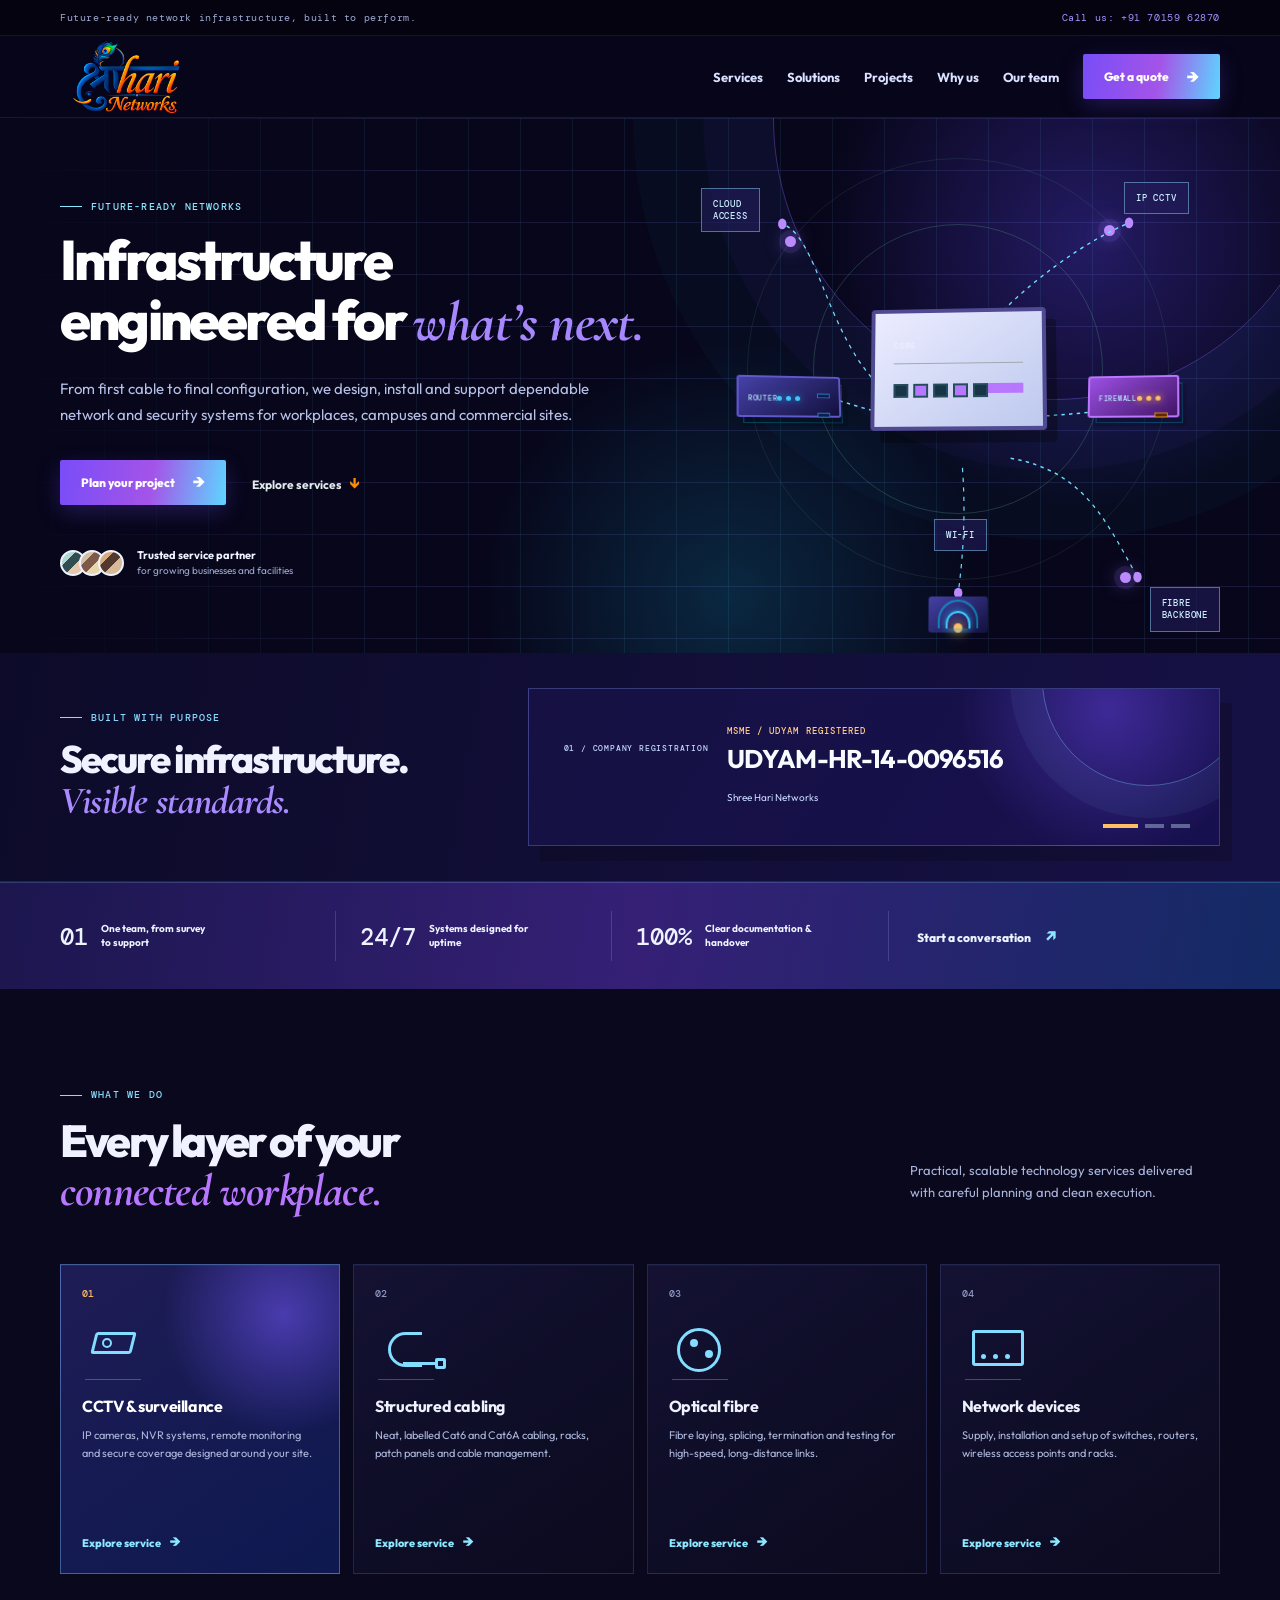
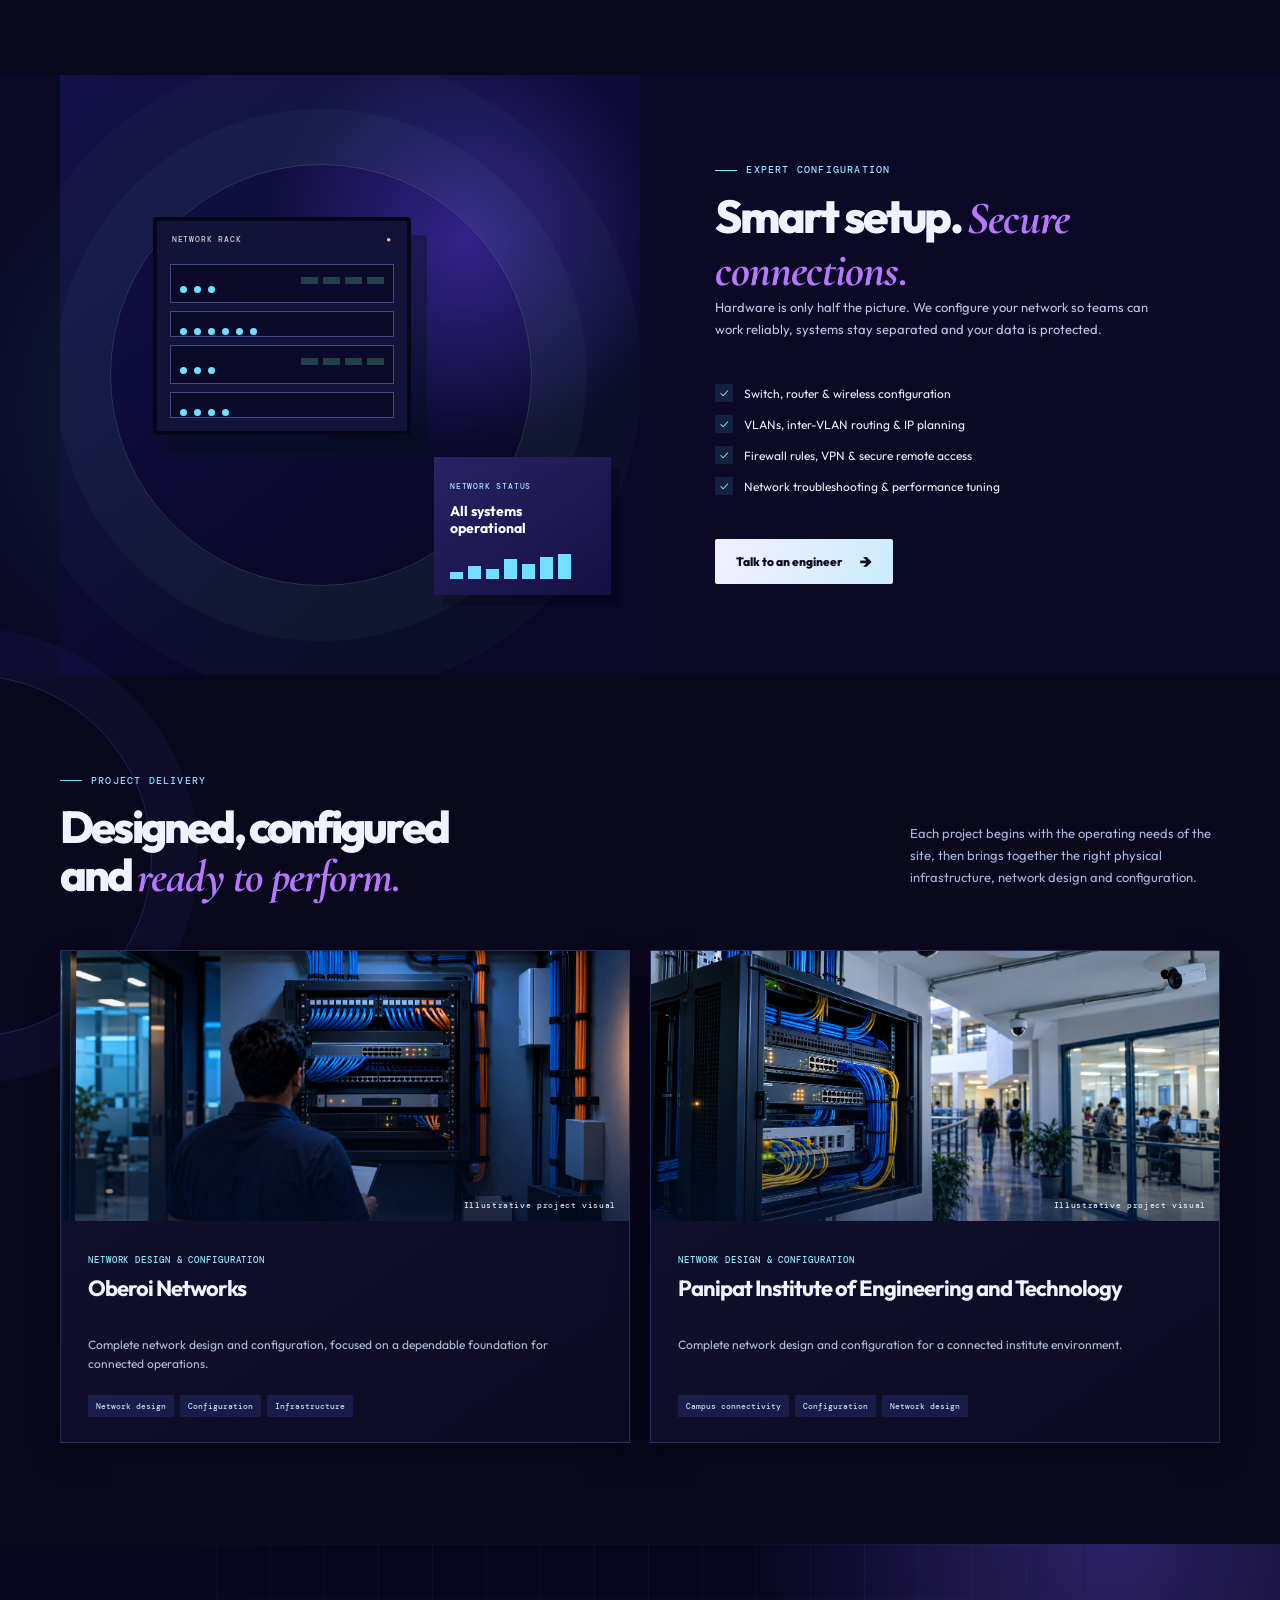
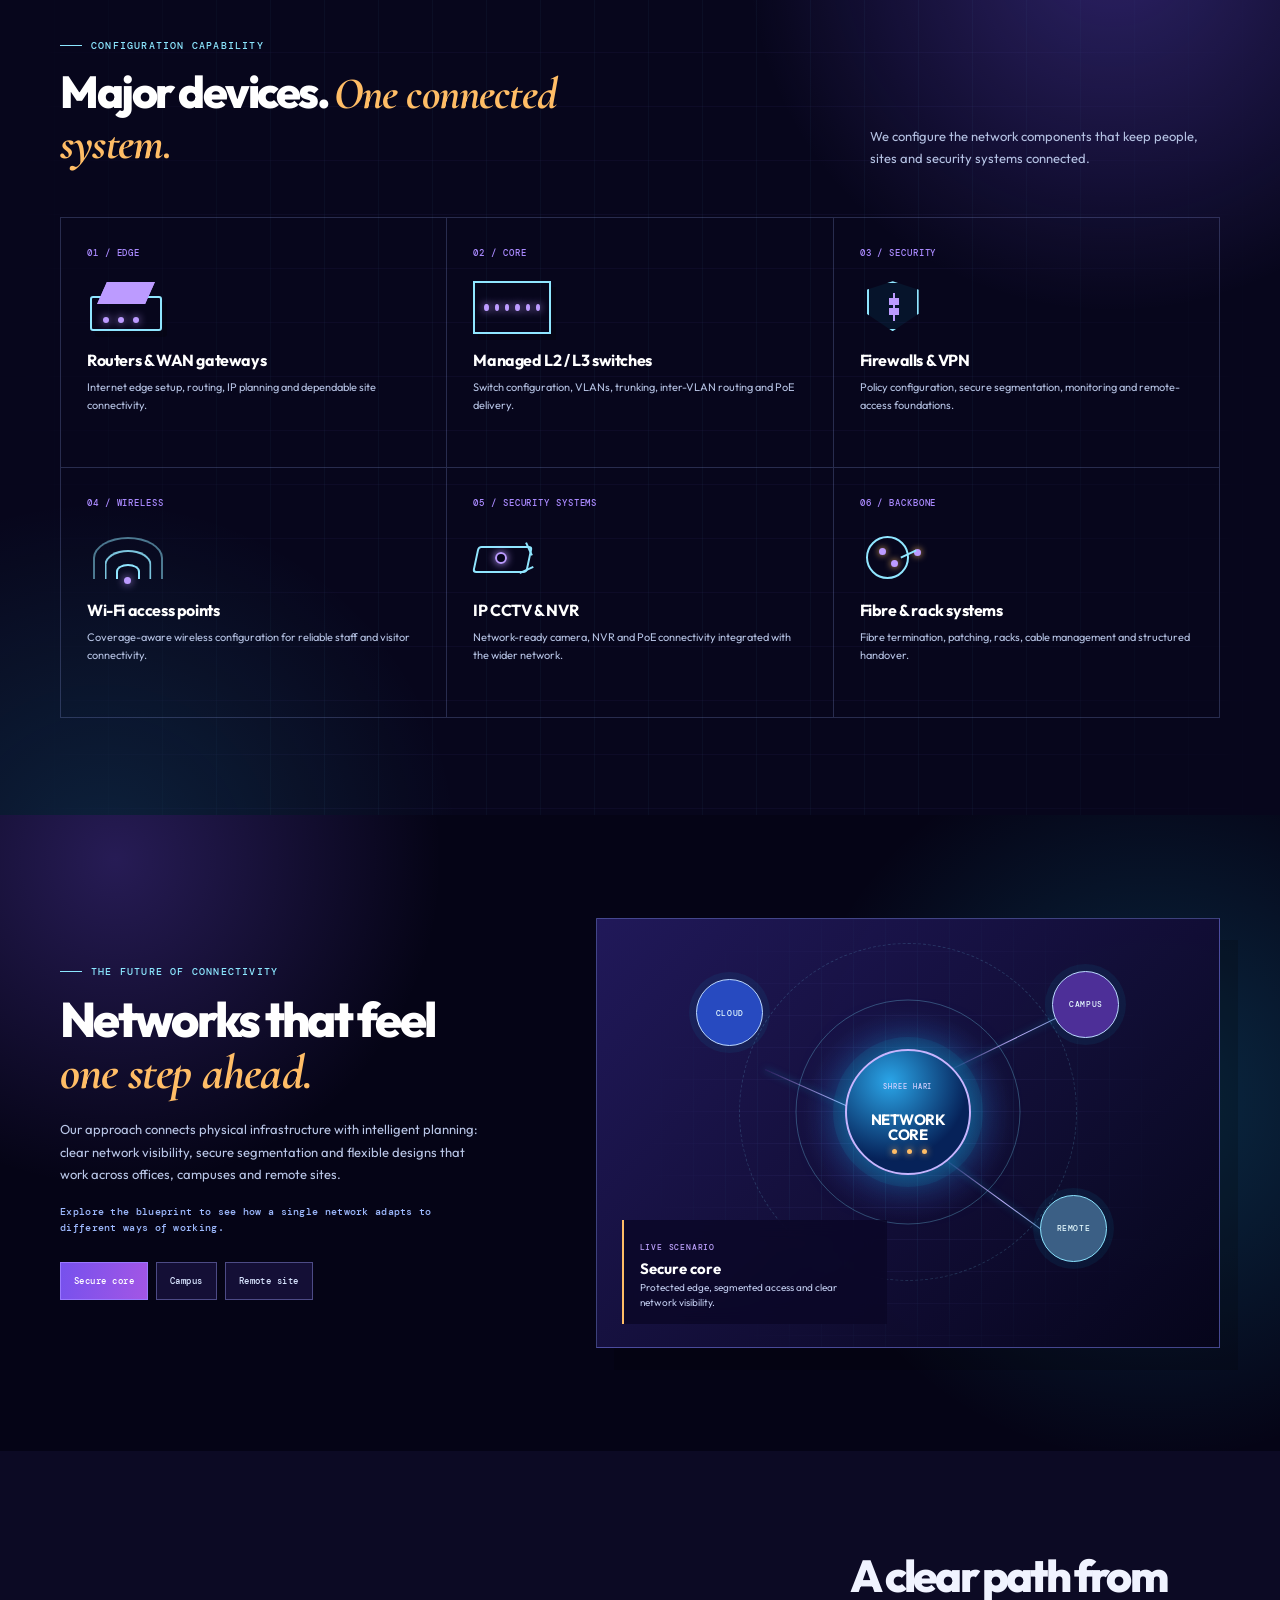
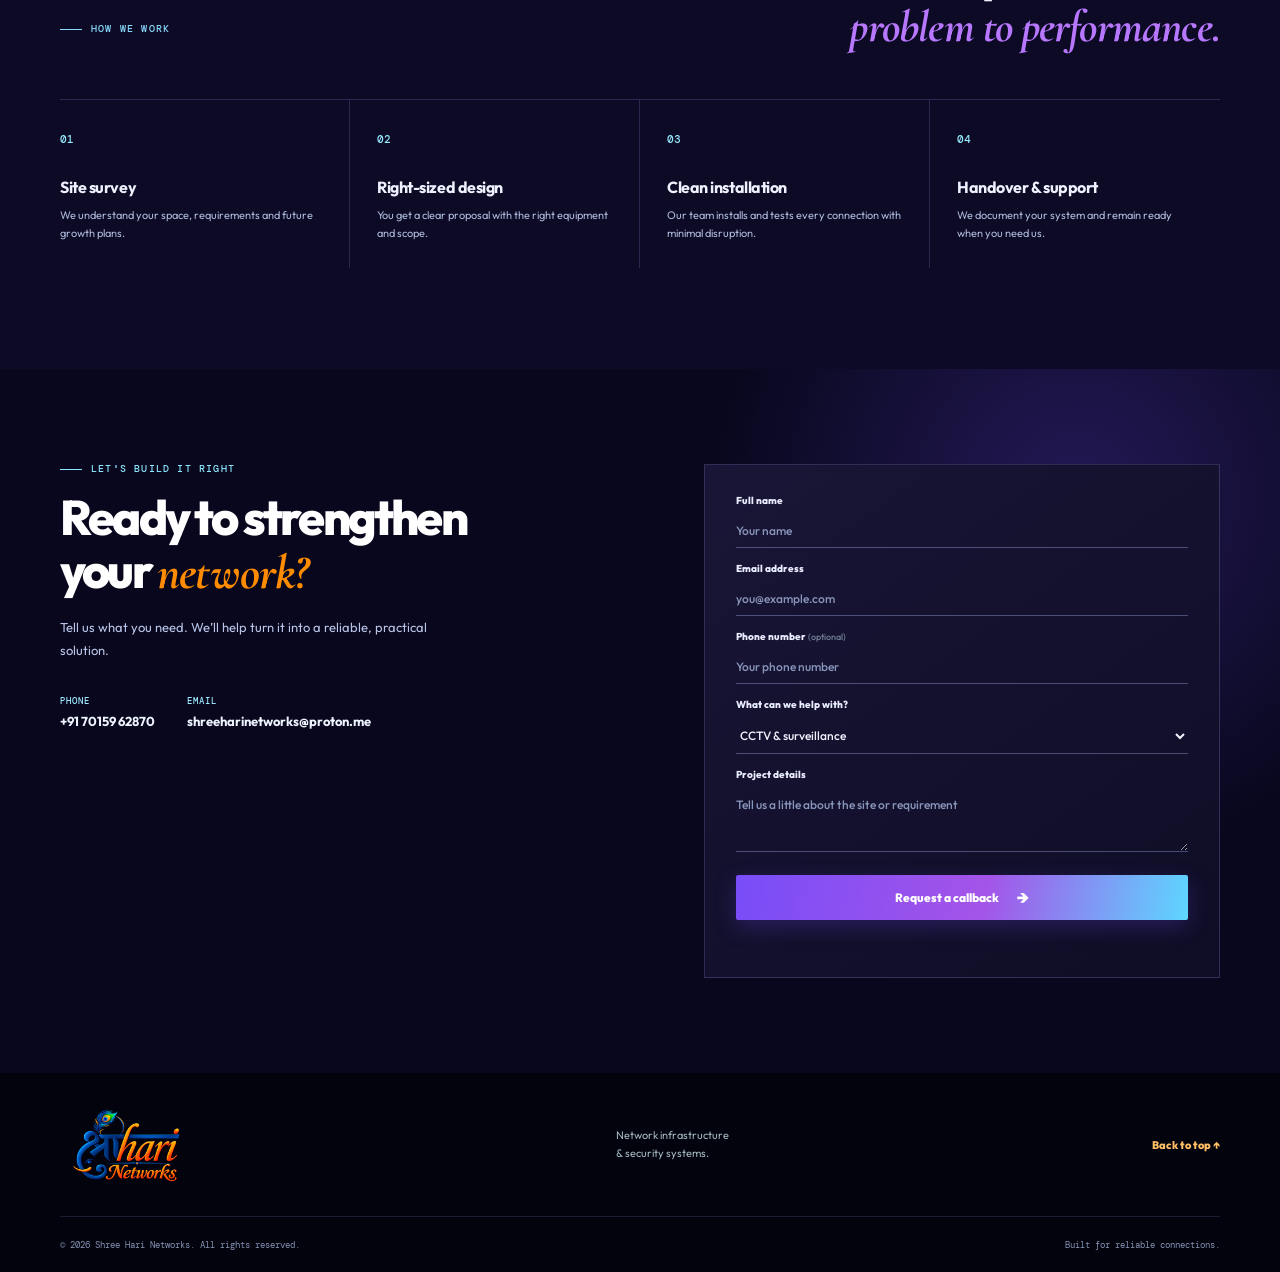
<file: index.html>
<!doctype html>
<html lang="en">
  <head>
    <meta charset="UTF-8" />
    <meta name="viewport" content="width=device-width, initial-scale=1.0" />
    <meta
      name="description"
      content="Shree Hari Networks delivers CCTV, structured cabling, fibre optic, networking and security infrastructure services."
    />
    <title>Shree Hari Networks | Network Infrastructure & Security</title>
    <link rel="preconnect" href="https://fonts.googleapis.com" />
    <link rel="preconnect" href="https://fonts.gstatic.com" crossorigin />
    <link
      href="https://fonts.googleapis.com/css2?family=Cormorant+Garamond:ital,wght@0,600;0,700;1,600;1,700&family=DM+Mono:wght@400;500&family=Outfit:wght@400;500;600;700;800&display=swap"
      rel="stylesheet"
    />
    <link rel="stylesheet" href="styles.css" />
  </head>
  <body>
    <div class="topbar">
      <div class="container topbar-inner">
        <span>Future-ready network infrastructure, built to perform.</span>
        <a href="tel:+917015962870">Call us: +91 70159 62870</a>
      </div>
    </div>

    <header class="site-header" id="top">
      <div class="container nav-wrap">
        <a class="brand brand-logo" href="#top" aria-label="Shree Hari Networks home">
          <img src="assets/shree-hari-networks-logo-transparent.png" alt="Shree Hari Networks" />
        </a>
        <button class="menu-toggle" type="button" aria-expanded="false" aria-controls="main-menu">
          <span></span><span></span><span></span><span class="sr-only">Open menu</span>
        </button>
        <nav id="main-menu" class="main-nav" aria-label="Main navigation">
          <a href="#services">Services</a>
          <a href="#solutions">Solutions</a>
          <a href="#projects">Projects</a>
          <a href="#why-us">Why us</a>
          <a href="team.html">Our team</a>
          <a href="#contact" class="nav-cta">Get a quote <span>→</span></a>
        </nav>
      </div>
    </header>

    <main>
      <section class="hero">
        <div class="hero-grid"></div>
        <div class="container hero-content">
          <div class="hero-copy">
            <p class="eyebrow"><span></span> FUTURE-READY NETWORKS</p>
            <h1>Infrastructure engineered for <em>what’s next.</em></h1>
            <p class="hero-text">
              From first cable to final configuration, we design, install and support dependable network and security systems for workplaces, campuses and commercial sites.
            </p>
            <div class="hero-actions">
              <a class="button button-primary" href="#contact">Plan your project <span>→</span></a>
              <a class="text-link" href="#services">Explore services <span>↓</span></a>
            </div>
            <div class="hero-trust">
              <div class="avatar-stack" aria-hidden="true"><i></i><i></i><i></i></div>
              <p><strong>Trusted service partner</strong><br />for growing businesses and facilities</p>
            </div>
          </div>

          <div class="network-visual" aria-label="Illustration of a connected network" role="img">
            <div class="visual-label label-cloud">CLOUD<br />ACCESS</div>
            <div class="visual-label label-camera">IP CCTV</div>
            <div class="visual-label label-fibre">FIBRE<br />BACKBONE</div>
            <div class="visual-label label-wifi">WI-FI</div>
            <div class="network-hub">
              <span class="hub-title">CORE</span>
              <span class="hub-line"></span>
              <span class="hub-status">ONLINE</span>
              <div class="port-row"><i></i><i></i><i></i><i></i><i></i></div>
            </div>
            <div class="network-device device-router" aria-hidden="true"><span>ROUTER</span><i></i><i></i><i></i><b></b><b></b></div>
            <div class="network-device device-firewall" aria-hidden="true"><span>FIREWALL</span><i></i><i></i><i></i><b></b></div>
            <div class="network-device device-wifi" aria-hidden="true"><span></span><i></i><b></b></div>
            <span class="node node-one"></span>
            <span class="node node-two"></span>
            <span class="node node-three"></span>
            <svg class="connections" viewBox="0 0 620 500" preserveAspectRatio="none" aria-hidden="true">
              <path d="M278 280C155 250 155 114 102 99" />
              <path d="M316 222C384 152 472 111 512 98" />
              <path d="M372 318c87 12 112 58 150 111" />
              <path d="M280 280C210 281 167 260 106 250" />
              <path d="M351 280C414 280 465 275 514 271" />
              <path d="M315 327c4 43 1 81-5 117" />
              <circle cx="102" cy="99" r="5" /><circle cx="512" cy="98" r="5" /><circle cx="522" cy="429" r="5" />
              <circle cx="106" cy="250" r="5" /><circle cx="514" cy="271" r="5" /><circle cx="310" cy="444" r="5" />
            </svg>
            <div class="signal-ring ring-one"></div>
            <div class="signal-ring ring-two"></div>
          </div>
        </div>
      </section>

      <section class="registration-band" aria-label="Company credentials and capabilities">
        <div class="container registration-layout">
          <div class="registration-intro">
            <p class="eyebrow dark"><span></span> BUILT WITH PURPOSE</p>
            <h2>Secure infrastructure.<br /><em>Visible standards.</em></h2>
          </div>
          <div class="announcement-carousel" data-announcement-carousel aria-roledescription="carousel" aria-label="Company announcements">
            <article class="announcement-slide is-active" aria-hidden="false">
              <span class="announcement-index">01 / COMPANY REGISTRATION</span>
              <div>
                <p>MSME / UDYAM REGISTERED</p>
                <strong>UDYAM-HR-14-0096516</strong>
              </div>
              <span class="announcement-detail">Shree Hari Networks</span>
            </article>
            <article class="announcement-slide" aria-hidden="true">
              <span class="announcement-index">02 / DELIVERY MODEL</span>
              <div>
                <p>ONE TEAM. END-TO-END.</p>
                <strong>Survey → Design → Configure → Handover</strong>
              </div>
              <span class="announcement-detail">Practical work, clearly documented.</span>
            </article>
            <article class="announcement-slide" aria-hidden="true">
              <span class="announcement-index">03 / NETWORK FOCUS</span>
              <div>
                <p>SECURITY MEETS SCALE</p>
                <strong>Networks planned for reliable growth.</strong>
              </div>
              <span class="announcement-detail">Connectivity · protection · performance</span>
            </article>
            <div class="carousel-controls" aria-label="Choose announcement">
              <button class="carousel-dot is-active" type="button" aria-label="Show MSME registration" aria-current="true"></button>
              <button class="carousel-dot" type="button" aria-label="Show delivery model"></button>
              <button class="carousel-dot" type="button" aria-label="Show network focus"></button>
            </div>
          </div>
        </div>
      </section>

      <section class="stats-strip" aria-label="Business highlights">
        <div class="container stats-grid">
          <div><strong>01</strong><span>One team, from survey to support</span></div>
          <div><strong>24/7</strong><span>Systems designed for uptime</span></div>
          <div><strong>100%</strong><span>Clear documentation & handover</span></div>
          <a href="#contact">Start a conversation <span>↗</span></a>
        </div>
      </section>

      <section class="section services" id="services">
        <div class="container">
          <div class="section-heading">
            <div>
              <p class="eyebrow dark"><span></span> WHAT WE DO</p>
              <h2>Every layer of your<br /><em>connected workplace.</em></h2>
            </div>
            <p>Practical, scalable technology services delivered with careful planning and clean execution.</p>
          </div>

          <div class="service-grid">
            <article class="service-card featured">
              <div class="service-number">01</div>
              <div class="service-icon icon-cctv"><span></span><i></i></div>
              <h3>CCTV & surveillance</h3>
              <p>IP cameras, NVR systems, remote monitoring and secure coverage designed around your site.</p>
              <a href="#contact" aria-label="Enquire about CCTV and surveillance">Explore service <span>→</span></a>
            </article>
            <article class="service-card">
              <div class="service-number">02</div>
              <div class="service-icon icon-cable"><span></span><i></i><b></b></div>
              <h3>Structured cabling</h3>
              <p>Neat, labelled Cat6 and Cat6A cabling, racks, patch panels and cable management.</p>
              <a href="#contact" aria-label="Enquire about structured cabling">Explore service <span>→</span></a>
            </article>
            <article class="service-card">
              <div class="service-number">03</div>
              <div class="service-icon icon-fibre"><span></span><i></i><b></b></div>
              <h3>Optical fibre</h3>
              <p>Fibre laying, splicing, termination and testing for high-speed, long-distance links.</p>
              <a href="#contact" aria-label="Enquire about optical fibre">Explore service <span>→</span></a>
            </article>
            <article class="service-card">
              <div class="service-number">04</div>
              <div class="service-icon icon-device"><span></span><i></i><b></b><em></em></div>
              <h3>Network devices</h3>
              <p>Supply, installation and setup of switches, routers, wireless access points and racks.</p>
              <a href="#contact" aria-label="Enquire about network devices">Explore service <span>→</span></a>
            </article>
          </div>
        </div>
      </section>

      <section class="section solutions" id="solutions">
        <div class="container solutions-layout">
          <div class="solutions-illustration" aria-hidden="true">
            <div class="rack">
              <div class="rack-top">NETWORK RACK <span>●</span></div>
              <div class="rack-unit"><i></i><i></i><i></i><b></b><b></b><b></b><b></b></div>
              <div class="rack-unit narrow"><i></i><i></i><i></i><i></i><i></i><i></i></div>
              <div class="rack-unit"><i></i><i></i><i></i><b></b><b></b><b></b><b></b></div>
              <div class="rack-unit narrow"><i></i><i></i><i></i><i></i></div>
            </div>
            <div class="config-card">
              <span class="mini-label">NETWORK STATUS</span>
              <strong>All systems<br />operational</strong>
              <div class="mini-chart"><i></i><i></i><i></i><i></i><i></i><i></i><i></i></div>
            </div>
          </div>
          <div class="solutions-copy">
            <p class="eyebrow"><span></span> EXPERT CONFIGURATION</p>
            <h2>Smart setup. <em>Secure connections.</em></h2>
            <p>Hardware is only half the picture. We configure your network so teams can work reliably, systems stay separated and your data is protected.</p>
            <ul class="check-list">
              <li><span>✓</span> Switch, router & wireless configuration</li>
              <li><span>✓</span> VLANs, inter-VLAN routing & IP planning</li>
              <li><span>✓</span> Firewall rules, VPN & secure remote access</li>
              <li><span>✓</span> Network troubleshooting & performance tuning</li>
            </ul>
            <a class="button button-light" href="#contact">Talk to an engineer <span>→</span></a>
          </div>
        </div>
      </section>

      <section class="section projects" id="projects">
        <div class="container">
          <div class="section-heading projects-heading">
            <div>
              <p class="eyebrow dark"><span></span> PROJECT DELIVERY</p>
              <h2>Designed, configured<br />and <em>ready to perform.</em></h2>
            </div>
            <p>Each project begins with the operating needs of the site, then brings together the right physical infrastructure, network design and configuration.</p>
          </div>

          <div class="project-grid">
            <article class="project-card">
              <figure class="project-media">
                <img src="assets/business-network-project-illustration.png" alt="Illustrative network rack installation with structured cabling" />
                <figcaption>Illustrative project visual</figcaption>
              </figure>
              <div class="project-copy">
                <span class="project-kicker">NETWORK DESIGN &amp; CONFIGURATION</span>
                <h3>Oberoi Networks</h3>
                <p>Complete network design and configuration, focused on a dependable foundation for connected operations.</p>
                <div class="project-scope"><span>Network design</span><span>Configuration</span><span>Infrastructure</span></div>
                <!-- Add an approved client testimonial here before publishing. -->
              
              </div>
            </article>

            <article class="project-card">
              <figure class="project-media">
                <img src="assets/campus-network-project-illustration.png" alt="Illustrative campus network rack with Wi-Fi and CCTV infrastructure" />
                <figcaption>Illustrative project visual</figcaption>
              </figure>
              <div class="project-copy">
                <span class="project-kicker">NETWORK DESIGN &amp; CONFIGURATION</span>
                <h3>Panipat Institute of Engineering and Technology</h3>
                <p>Complete network design and configuration for a connected institute environment.</p>
                <div class="project-scope"><span>Campus connectivity</span><span>Configuration</span><span>Network design</span></div>
                <!-- Add an approved client testimonial here before publishing. -->
               
              </div>
            </article>
          </div>
        </div>
      </section>

      <section class="device-section" id="devices">
        <div class="container">
          <div class="device-section-head">
            <div>
              <p class="eyebrow"><span></span> CONFIGURATION CAPABILITY</p>
              <h2>Major devices. <em>One connected system.</em></h2>
            </div>
            <p>We configure the network components that keep people, sites and security systems connected.</p>
          </div>
          <div class="device-grid">
            <article><span>01 / EDGE</span><div class="device-glyph router-glyph"><i></i><i></i><i></i></div><h3>Routers &amp; WAN gateways</h3><p>Internet edge setup, routing, IP planning and dependable site connectivity.</p></article>
            <article><span>02 / CORE</span><div class="device-glyph switch-glyph"><i></i><i></i><i></i><i></i><i></i><i></i></div><h3>Managed L2 / L3 switches</h3><p>Switch configuration, VLANs, trunking, inter-VLAN routing and PoE delivery.</p></article>
            <article><span>03 / SECURITY</span><div class="device-glyph firewall-glyph"><i></i><i></i><b></b></div><h3>Firewalls &amp; VPN</h3><p>Policy configuration, secure segmentation, monitoring and remote-access foundations.</p></article>
            <article><span>04 / WIRELESS</span><div class="device-glyph wifi-glyph"><i></i><b></b><em></em></div><h3>Wi-Fi access points</h3><p>Coverage-aware wireless configuration for reliable staff and visitor connectivity.</p></article>
            <article><span>05 / SECURITY SYSTEMS</span><div class="device-glyph camera-glyph"><i></i><b></b></div><h3>IP CCTV &amp; NVR</h3><p>Network-ready camera, NVR and PoE connectivity integrated with the wider network.</p></article>
            <article><span>06 / BACKBONE</span><div class="device-glyph fibre-glyph"><i></i><b></b><em></em></div><h3>Fibre &amp; rack systems</h3><p>Fibre termination, patching, racks, cable management and structured handover.</p></article>
          </div>
        </div>
      </section>

      <section class="command-center" id="future-tech">
        <div class="container command-center-layout">
          <div class="command-center-copy">
            <p class="eyebrow"><span></span> THE FUTURE OF CONNECTIVITY</p>
            <h2>Networks that feel<br /><em>one step ahead.</em></h2>
            <p>Our approach connects physical infrastructure with intelligent planning: clear network visibility, secure segmentation and flexible designs that work across offices, campuses and remote sites.</p>
            <p class="command-note">Explore the blueprint to see how a single network adapts to different ways of working.</p>
            <div class="blueprint-tabs" role="tablist" aria-label="Explore network scenarios">
              <button class="blueprint-tab is-active" type="button" role="tab" aria-selected="true" data-blueprint="core">Secure core</button>
              <button class="blueprint-tab" type="button" role="tab" aria-selected="false" data-blueprint="campus">Campus</button>
              <button class="blueprint-tab" type="button" role="tab" aria-selected="false" data-blueprint="remote">Remote site</button>
            </div>
          </div>

          <div class="blueprint-console" data-blueprint-console aria-label="Interactive network architecture blueprint">
            <div class="blueprint-grid"></div>
            <div class="blueprint-orbit orbit-a"></div><div class="blueprint-orbit orbit-b"></div>
            <div class="blueprint-link link-one"></div><div class="blueprint-link link-two"></div><div class="blueprint-link link-three"></div>
            <div class="blueprint-node node-cloud"><span>CLOUD</span></div>
            <div class="blueprint-node node-campus"><span>CAMPUS</span></div>
            <div class="blueprint-node node-remote"><span>REMOTE</span></div>
            <div class="blueprint-core"><small>SHREE HARI</small><strong>NETWORK<br />CORE</strong><i></i><i></i><i></i></div>
            <div class="blueprint-status"><span>LIVE SCENARIO</span><strong data-blueprint-title>Secure core</strong><p data-blueprint-copy>Protected edge, segmented access and clear network visibility.</p></div>
          </div>
        </div>
      </section>

      <section class="section process" id="why-us">
        <div class="container">
          <div class="process-head">
            <p class="eyebrow dark"><span></span> HOW WE WORK</p>
            <h2>A clear path from<br /><em>problem to performance.</em></h2>
          </div>
          <div class="process-grid">
            <article><span>01</span><h3>Site survey</h3><p>We understand your space, requirements and future growth plans.</p></article>
            <article><span>02</span><h3>Right-sized design</h3><p>You get a clear proposal with the right equipment and scope.</p></article>
            <article><span>03</span><h3>Clean installation</h3><p>Our team installs and tests every connection with minimal disruption.</p></article>
            <article><span>04</span><h3>Handover & support</h3><p>We document your system and remain ready when you need us.</p></article>
          </div>
        </div>
      </section>

      <section class="contact" id="contact">
        <div class="container contact-layout">
          <div class="contact-copy">
            <p class="eyebrow"><span></span> LET'S BUILD IT RIGHT</p>
            <h2>Ready to strengthen<br />your <em>network?</em></h2>
            <p>Tell us what you need. We’ll help turn it into a reliable, practical solution.</p>
            <div class="contact-details">
              <a href="tel:+917015962870"><span>PHONE</span>+91 70159 62870</a>
              <a href="mailto:shreeharinetworks@proton.me"><span>EMAIL</span>shreeharinetworks@proton.me</a>
            </div>
          </div>
          <form class="contact-form" id="quote-form" action="https://formsubmit.co/shreeharinetworks@proton.me" method="POST">
            <input type="hidden" name="_subject" value="New website enquiry — Shree Hari Networks" />
            <input type="hidden" name="_cc" value="khatuwalccna@gmail.com,deepak787675@gmail.com" />
            <input type="hidden" name="_template" value="table" />
            <input class="honeypot" type="text" name="_honey" tabindex="-1" autocomplete="off" aria-hidden="true" />
            <label>Full name<input required name="name" type="text" placeholder="Your name" /></label>
            <label>Email address<input required name="email" type="email" placeholder="you@example.com" /></label>
            <label>Phone number <span class="optional">(optional)</span><input name="phone" type="tel" placeholder="Your phone number" /></label>
            <label>What can we help with?
              <select name="service">
                <option value="CCTV & surveillance">CCTV & surveillance</option>
                <option value="Structured cabling">Structured cabling</option>
                <option value="Optical fibre">Optical fibre</option>
                <option value="Network configuration">Network configuration</option>
                <option value="Other / multiple services">Other / multiple services</option>
              </select>
            </label>
            <label>Project details<textarea name="details" rows="3" placeholder="Tell us a little about the site or requirement"></textarea></label>
            <button class="button button-primary" type="submit">Request a callback <span>→</span></button>
            <p class="form-note" id="form-note" aria-live="polite"></p>
          </form>
        </div>
      </section>
    </main>

    <footer class="site-footer">
      <div class="container footer-top">
        <a class="brand brand-logo footer-brand" href="#top" aria-label="Shree Hari Networks home">
          <img src="assets/shree-hari-networks-logo-transparent.png" alt="Shree Hari Networks" />
        </a>
        <p>Network infrastructure<br />& security systems.</p>
        <a class="back-top" href="#top">Back to top ↑</a>
      </div>
      <div class="container footer-bottom"><span>© <span id="year"></span> Shree Hari Networks. All rights reserved.</span><span>Built for reliable connections.</span></div>
    </footer>

    <script src="script.js"></script>
  </body>
</html>
</file>
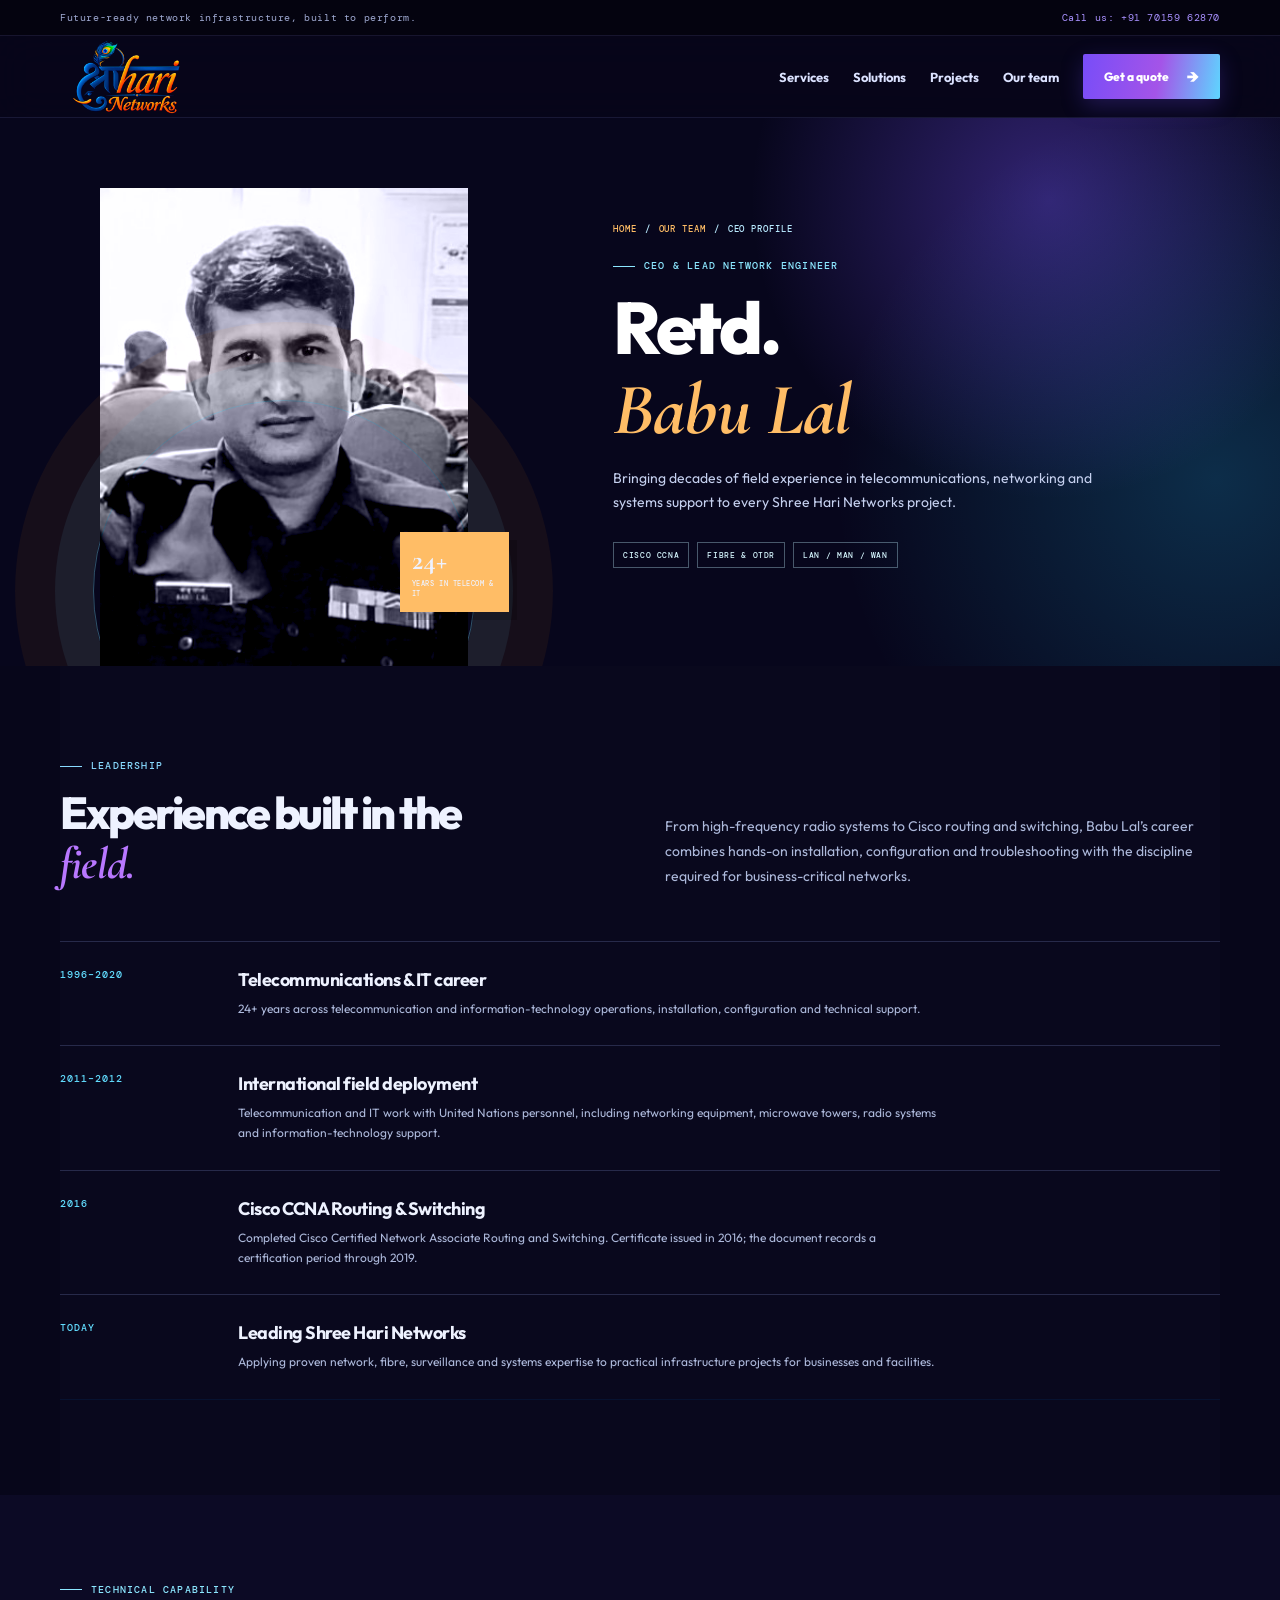
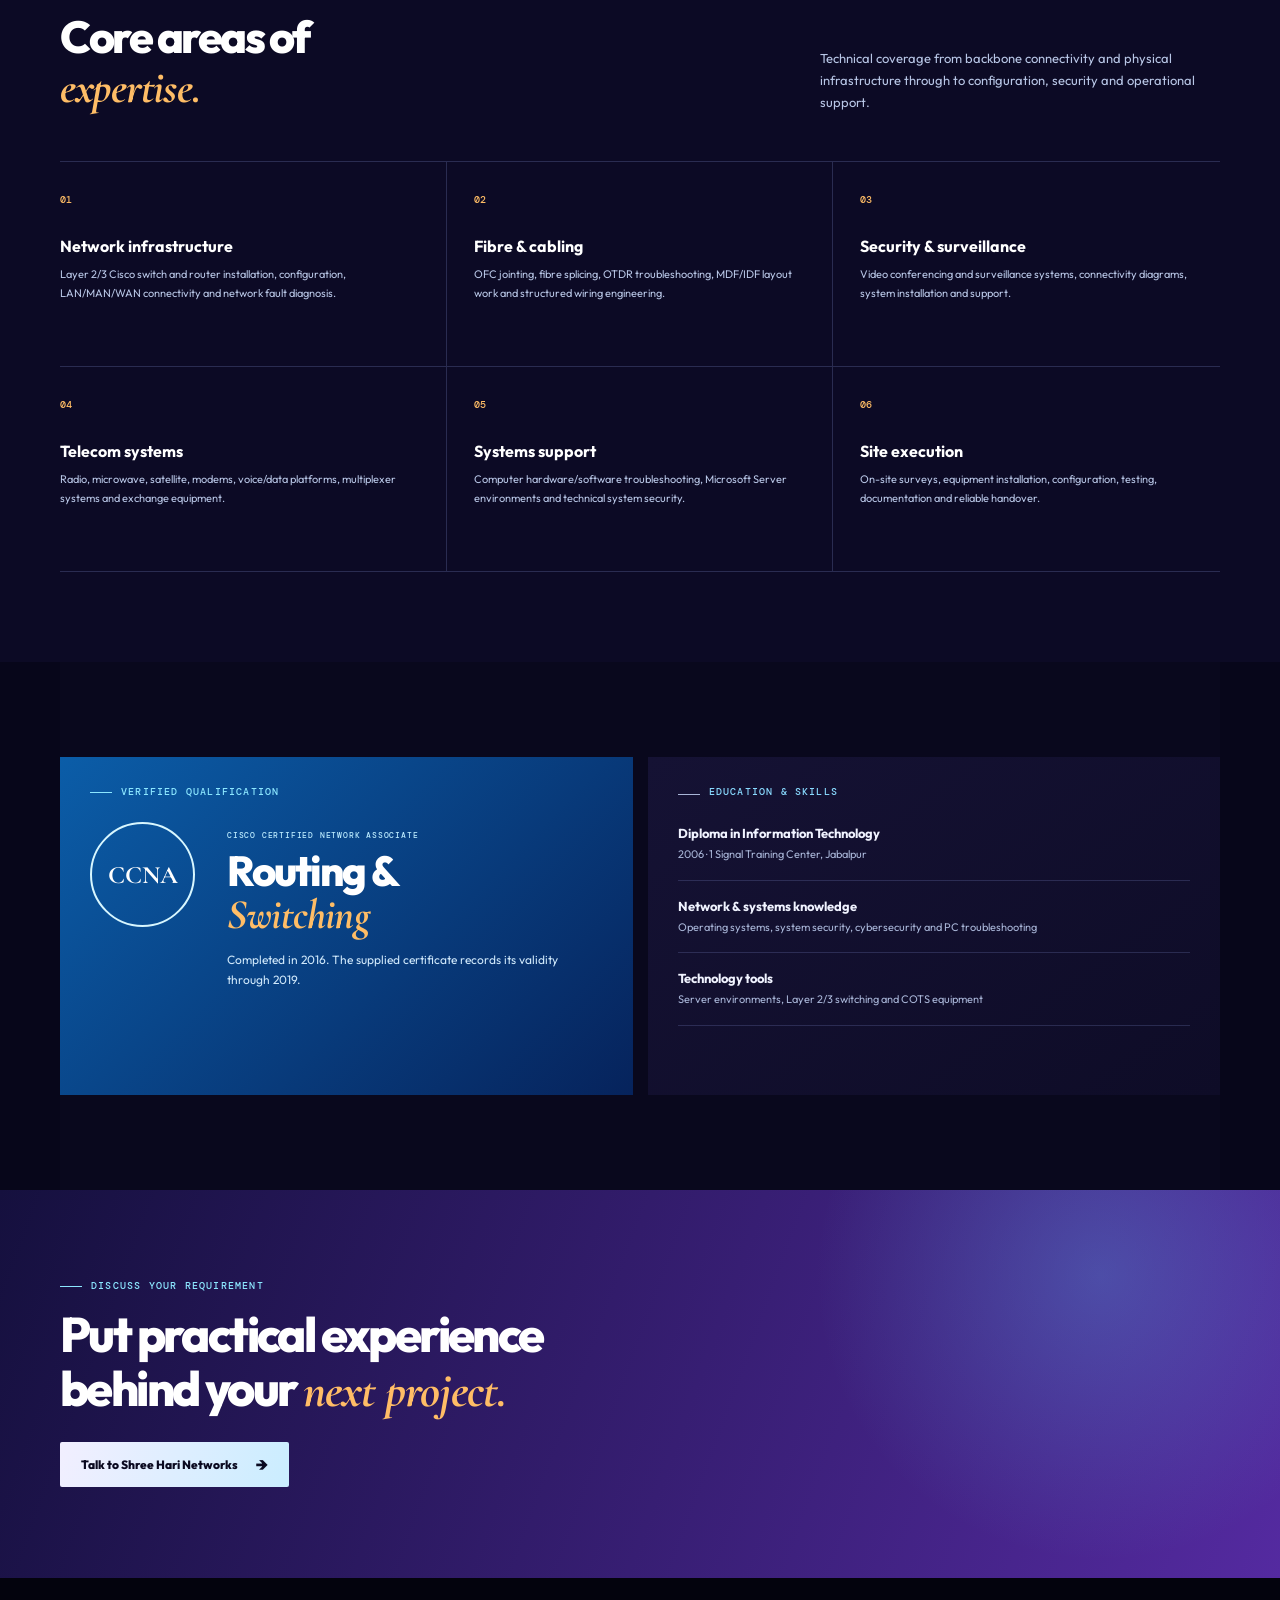
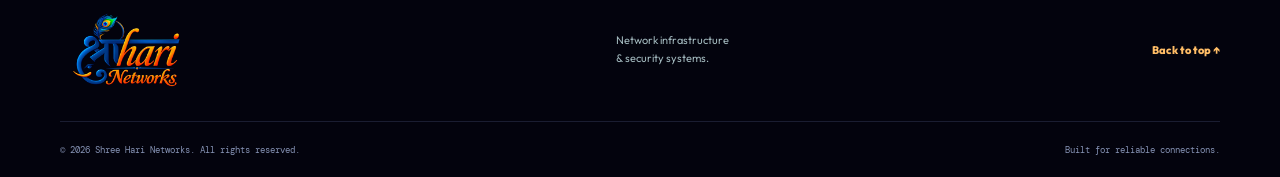
<file: ceo.html>
<!doctype html>
<html lang="en">
  <head>
    <meta charset="UTF-8" />
    <meta name="viewport" content="width=device-width, initial-scale=1.0" />
    <meta name="description" content="Profile of Retd. Babu Lal, CEO and Lead Network Engineer at Shree Hari Networks." />
    <title>Retd. Babu Lal | CEO, Shree Hari Networks</title>
    <link rel="preconnect" href="https://fonts.googleapis.com" />
    <link rel="preconnect" href="https://fonts.gstatic.com" crossorigin />
    <link href="https://fonts.googleapis.com/css2?family=Cormorant+Garamond:ital,wght@0,600;0,700;1,600;1,700&family=DM+Mono:wght@400;500&family=Outfit:wght@400;500;600;700;800&display=swap" rel="stylesheet" />
    <link rel="stylesheet" href="styles.css" />
  </head>
  <body>
    <div class="topbar"><div class="container topbar-inner"><span>Future-ready network infrastructure, built to perform.</span><a href="tel:+917015962870">Call us: +91 70159 62870</a></div></div>
    <header class="site-header" id="top">
      <div class="container nav-wrap">
        <a class="brand brand-logo" href="index.html" aria-label="Shree Hari Networks home"><img src="assets/shree-hari-networks-logo-transparent.png" alt="Shree Hari Networks" /></a>
        <button class="menu-toggle" type="button" aria-expanded="false" aria-controls="main-menu"><span></span><span></span><span></span><span class="sr-only">Open menu</span></button>
        <nav id="main-menu" class="main-nav" aria-label="Main navigation">
          <a href="index.html#services">Services</a><a href="index.html#solutions">Solutions</a><a href="index.html#projects">Projects</a><a href="team.html">Our team</a><a href="index.html#contact" class="nav-cta">Get a quote <span>→</span></a>
        </nav>
      </div>
    </header>

    <main>
      <section class="ceo-hero">
        <div class="container ceo-hero-layout">
          <div class="ceo-portrait-wrap"><img src="assets/babu-lal-ceo-updated.jpeg" alt="Retd. Babu Lal, CEO of Shree Hari Networks" /><span class="portrait-badge">24+<small>YEARS IN TELECOM &amp; IT</small></span></div>
          <div class="ceo-hero-copy">
            <div class="breadcrumb"><a href="index.html">HOME</a><span>/</span><a href="team.html">OUR TEAM</a><span>/</span><span>CEO PROFILE</span></div>
            <p class="eyebrow"><span></span> CEO & LEAD NETWORK ENGINEER</p>
            <h1>Retd.<br /><em>Babu Lal</em></h1>
            <p>Bringing decades of field experience in telecommunications, networking and systems support to every Shree Hari Networks project.</p>
            <div class="ceo-credentials"><span>CISCO CCNA</span><span>FIBRE & OTDR</span><span>LAN / MAN / WAN</span></div>
          </div>
        </div>
      </section>

      <section class="container leadership-intro">
        <div><p class="eyebrow dark"><span></span> LEADERSHIP</p><h2>Experience built in the <em>field.</em></h2></div>
        <p>From high-frequency radio systems to Cisco routing and switching, Babu Lal’s career combines hands-on installation, configuration and troubleshooting with the discipline required for business-critical networks.</p>
      </section>

      <section class="container career-timeline" aria-label="Career highlights">
        <article><span class="timeline-year">1996–2020</span><div><h3>Telecommunications & IT career</h3><p>24+ years across telecommunication and information-technology operations, installation, configuration and technical support.</p></div></article>
        <article><span class="timeline-year">2011–2012</span><div><h3>International field deployment</h3><p>Telecommunication and IT work with United Nations personnel, including networking equipment, microwave towers, radio systems and information-technology support.</p></div></article>
        <article><span class="timeline-year">2016</span><div><h3>Cisco CCNA Routing & Switching</h3><p>Completed Cisco Certified Network Associate Routing and Switching. Certificate issued in 2016; the document records a certification period through 2019.</p></div></article>
        <article><span class="timeline-year">TODAY</span><div><h3>Leading Shree Hari Networks</h3><p>Applying proven network, fibre, surveillance and systems expertise to practical infrastructure projects for businesses and facilities.</p></div></article>
      </section>

      <section class="ceo-expertise">
        <div class="container">
          <div class="expertise-heading"><div><p class="eyebrow"><span></span> TECHNICAL CAPABILITY</p><h2>Core areas of<br /><em>expertise.</em></h2></div><p>Technical coverage from backbone connectivity and physical infrastructure through to configuration, security and operational support.</p></div>
          <div class="expertise-grid">
            <article><span>01</span><h3>Network infrastructure</h3><p>Layer 2/3 Cisco switch and router installation, configuration, LAN/MAN/WAN connectivity and network fault diagnosis.</p></article>
            <article><span>02</span><h3>Fibre & cabling</h3><p>OFC jointing, fibre splicing, OTDR troubleshooting, MDF/IDF layout work and structured wiring engineering.</p></article>
            <article><span>03</span><h3>Security & surveillance</h3><p>Video conferencing and surveillance systems, connectivity diagrams, system installation and support.</p></article>
            <article><span>04</span><h3>Telecom systems</h3><p>Radio, microwave, satellite, modems, voice/data platforms, multiplexer systems and exchange equipment.</p></article>
            <article><span>05</span><h3>Systems support</h3><p>Computer hardware/software troubleshooting, Microsoft Server environments and technical system security.</p></article>
            <article><span>06</span><h3>Site execution</h3><p>On-site surveys, equipment installation, configuration, testing, documentation and reliable handover.</p></article>
          </div>
        </div>
      </section>

      <section class="container qualifications-section">
        <div class="qualification-card qualification-featured"><p class="eyebrow"><span></span> VERIFIED QUALIFICATION</p><div class="ccna-mark">CCNA</div><div><span class="qualification-label">CISCO CERTIFIED NETWORK ASSOCIATE</span><h2>Routing &<br /><em>Switching</em></h2><p>Completed in 2016. The supplied certificate records its validity through 2019.</p></div></div>
        <div class="qualification-card qualification-list"><p class="eyebrow dark"><span></span> EDUCATION & SKILLS</p><ul><li><b>Diploma in Information Technology</b><span>2006 · 1 Signal Training Center, Jabalpur</span></li><li><b>Network & systems knowledge</b><span>Operating systems, system security, cybersecurity and PC troubleshooting</span></li><li><b>Technology tools</b><span>Server environments, Layer 2/3 switching and COTS equipment</span></li></ul></div>
      </section>

      <section class="profile-cta"><div class="container"><p class="eyebrow"><span></span> DISCUSS YOUR REQUIREMENT</p><h2>Put practical experience<br />behind your <em>next project.</em></h2><a class="button button-light" href="index.html#contact">Talk to Shree Hari Networks <span>→</span></a></div></section>
    </main>

    <footer class="site-footer"><div class="container footer-top"><a class="brand brand-logo footer-brand" href="index.html" aria-label="Shree Hari Networks home"><img src="assets/shree-hari-networks-logo-transparent.png" alt="Shree Hari Networks" /></a><p>Network infrastructure<br />& security systems.</p><a class="back-top" href="#top">Back to top ↑</a></div><div class="container footer-bottom"><span>© <span id="year"></span> Shree Hari Networks. All rights reserved.</span><span>Built for reliable connections.</span></div></footer>
    <script src="script.js"></script>
  </body>
</html>
</file>
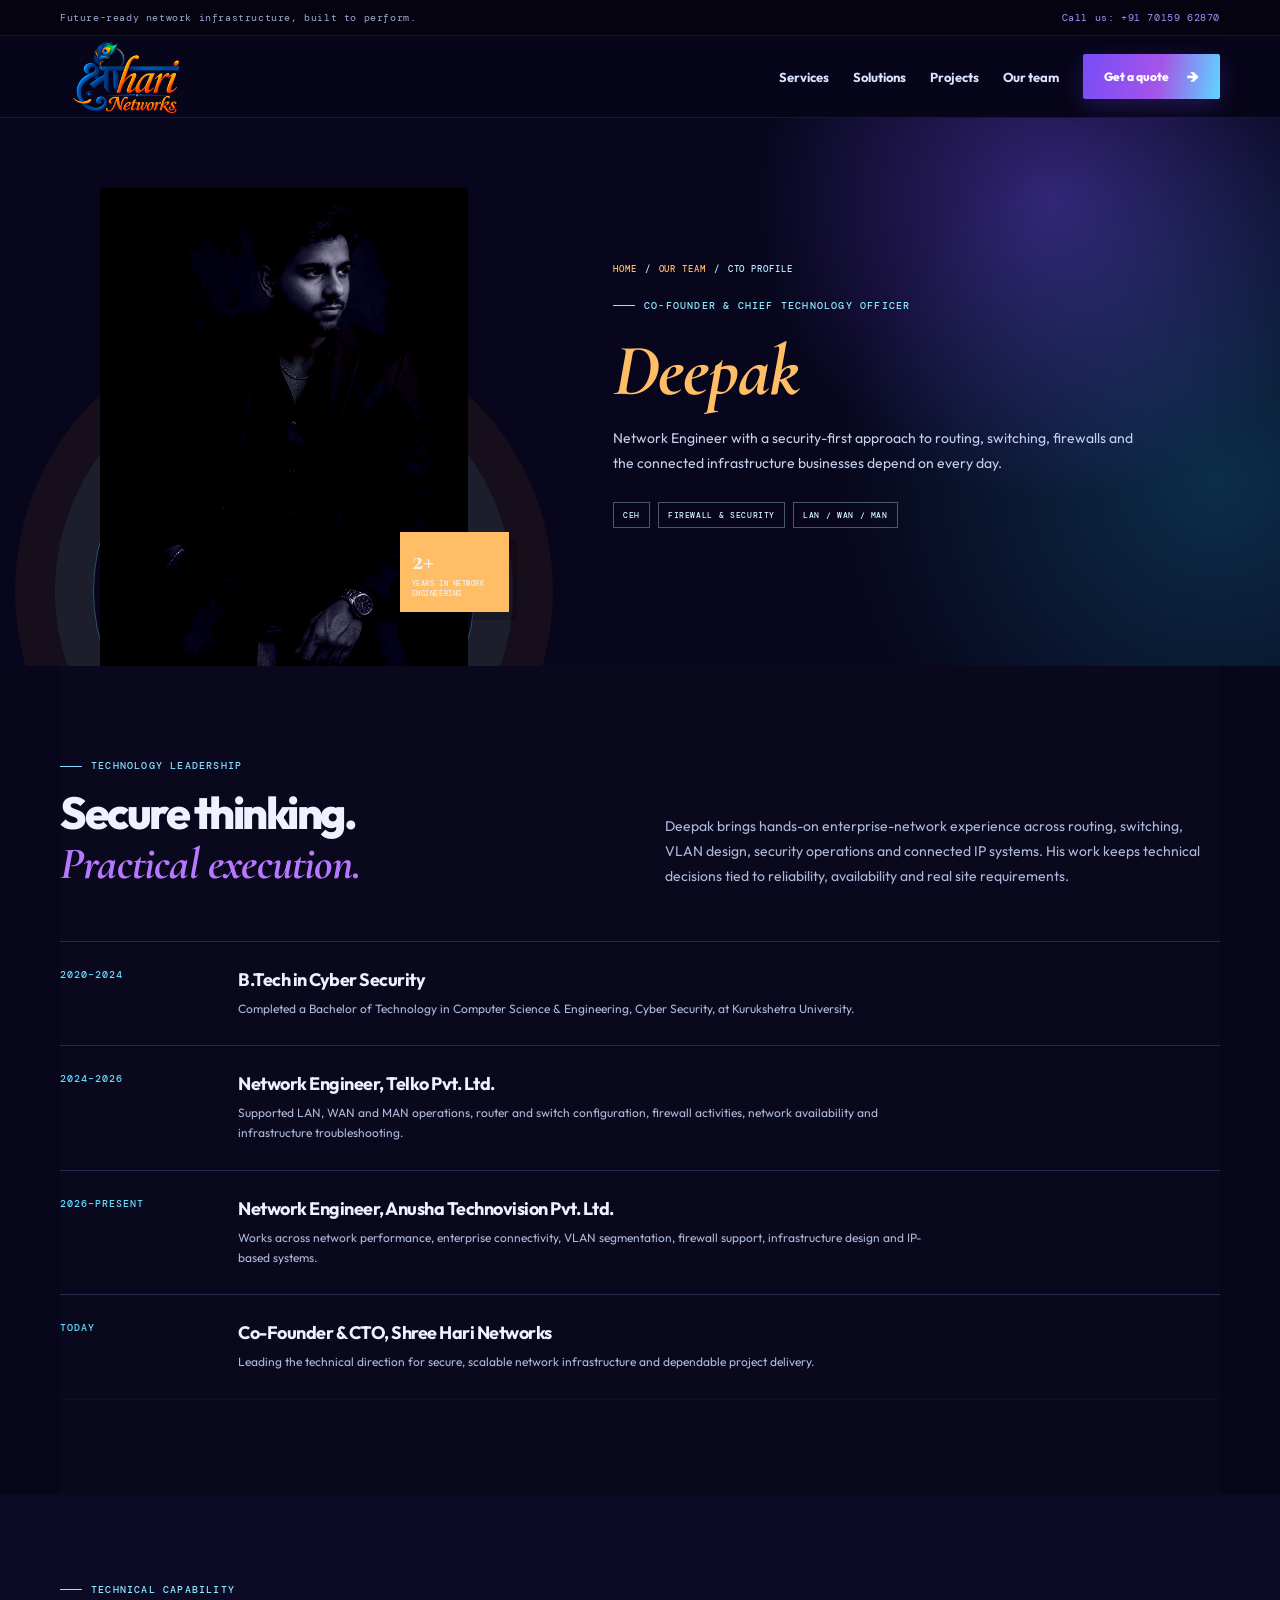
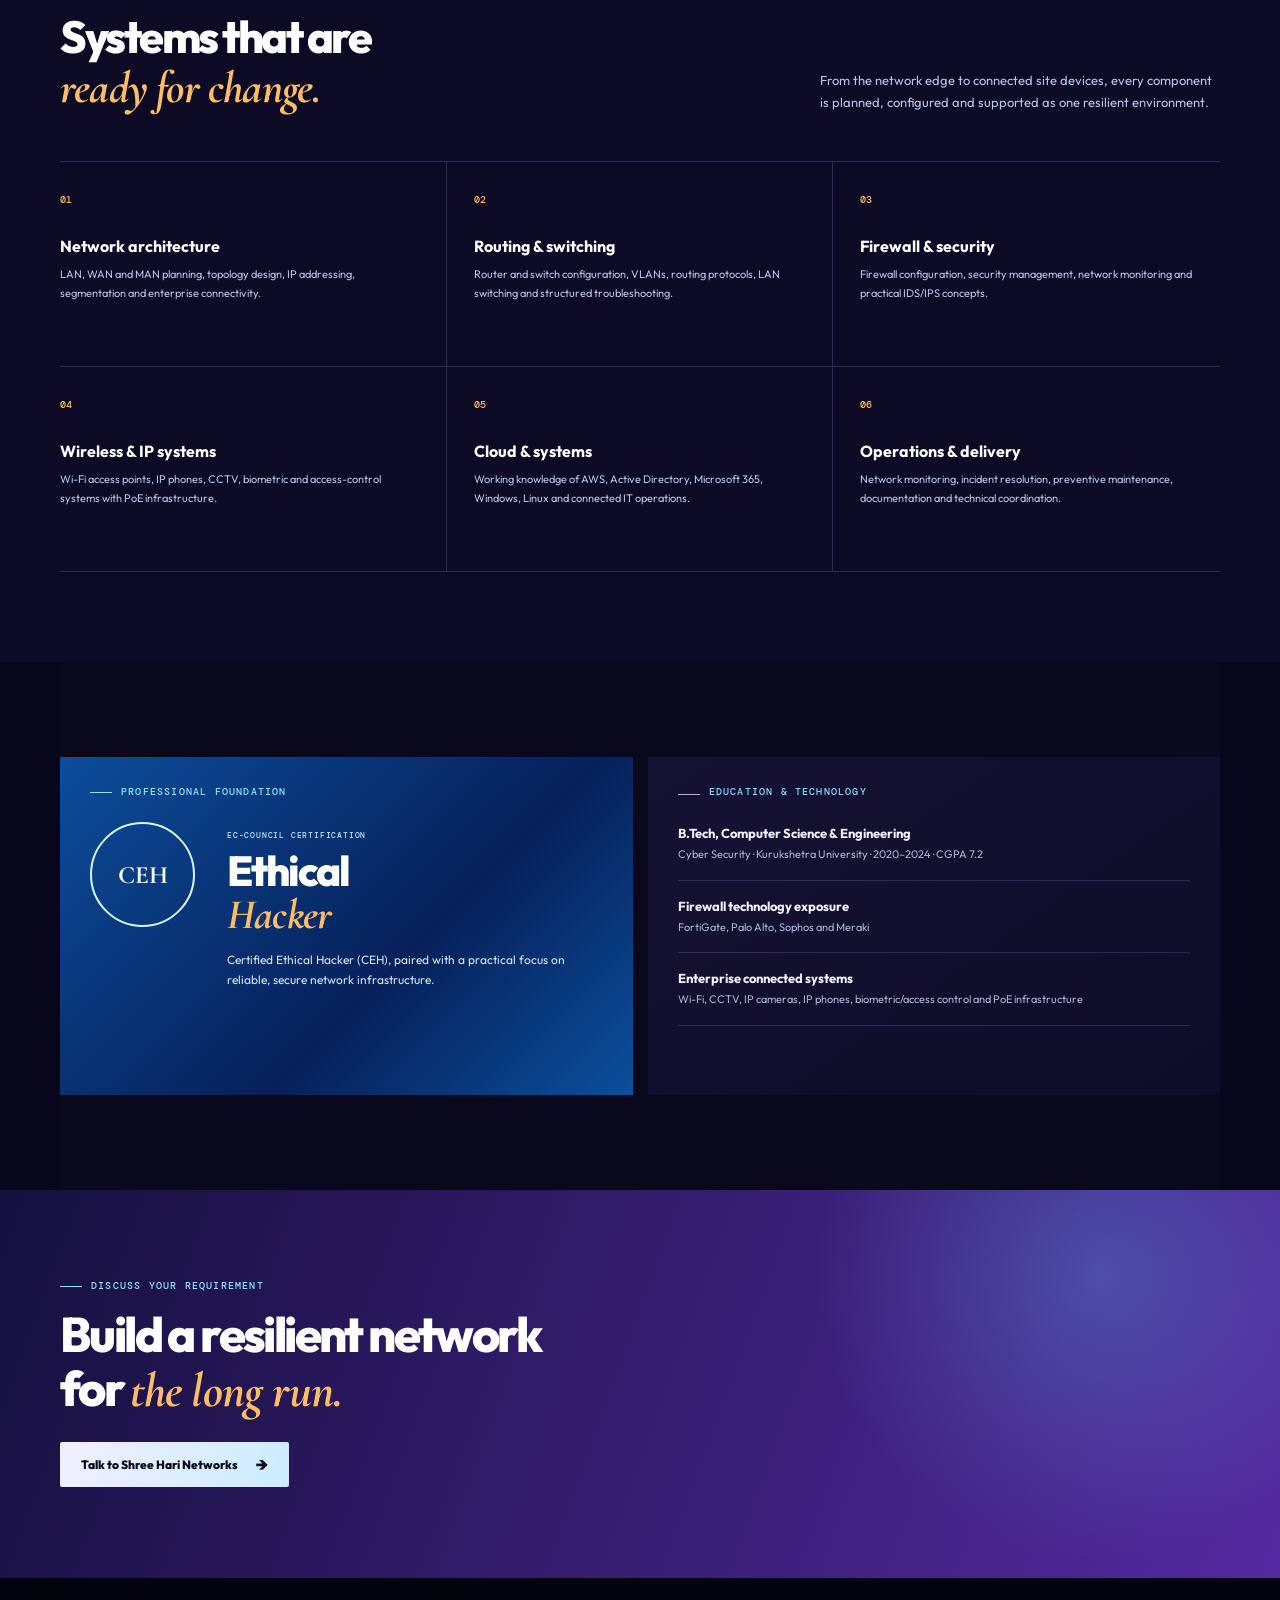
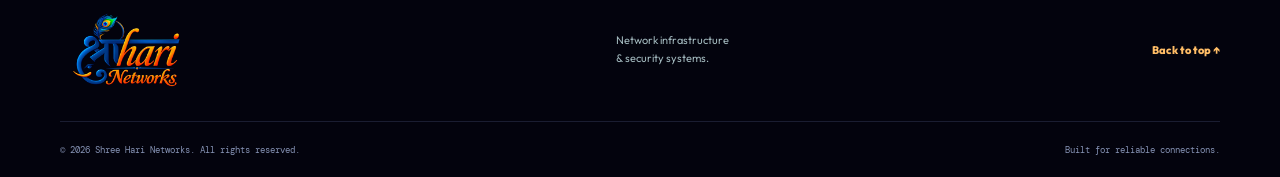
<file: cto.html>
<!doctype html>
<html lang="en">
  <head>
    <meta charset="UTF-8" />
    <meta name="viewport" content="width=device-width, initial-scale=1.0" />
    <meta name="description" content="Profile of Deepak, Co-Founder and CTO at Shree Hari Networks." />
    <title>Deepak | Co-Founder &amp; CTO, Shree Hari Networks</title>
    <link rel="preconnect" href="https://fonts.googleapis.com" />
    <link rel="preconnect" href="https://fonts.gstatic.com" crossorigin />
    <link href="https://fonts.googleapis.com/css2?family=Cormorant+Garamond:ital,wght@0,600;0,700;1,600;1,700&family=DM+Mono:wght@400;500&family=Outfit:wght@400;500;600;700;800&display=swap" rel="stylesheet" />
    <link rel="stylesheet" href="styles.css" />
  </head>
  <body>
    <div class="topbar"><div class="container topbar-inner"><span>Future-ready network infrastructure, built to perform.</span><a href="tel:+917015962870">Call us: +91 70159 62870</a></div></div>
    <header class="site-header" id="top">
      <div class="container nav-wrap">
        <a class="brand brand-logo" href="index.html" aria-label="Shree Hari Networks home"><img src="assets/shree-hari-networks-logo-transparent.png" alt="Shree Hari Networks" /></a>
        <button class="menu-toggle" type="button" aria-expanded="false" aria-controls="main-menu"><span></span><span></span><span></span><span class="sr-only">Open menu</span></button>
        <nav id="main-menu" class="main-nav" aria-label="Main navigation">
          <a href="index.html#services">Services</a><a href="index.html#solutions">Solutions</a><a href="index.html#projects">Projects</a><a href="team.html">Our team</a><a href="index.html#contact" class="nav-cta">Get a quote <span>→</span></a>
        </nav>
      </div>
    </header>

    <main>
      <section class="ceo-hero cto-hero">
        <div class="container ceo-hero-layout">
          <div class="ceo-portrait-wrap"><img src="assets/deepak-cto.jpeg" alt="Deepak, Co-Founder and CTO of Shree Hari Networks" /><span class="portrait-badge">2+<small>YEARS IN NETWORK ENGINEERING</small></span></div>
          <div class="ceo-hero-copy">
            <div class="breadcrumb"><a href="index.html">HOME</a><span>/</span><a href="team.html">OUR TEAM</a><span>/</span><span>CTO PROFILE</span></div>
            <p class="eyebrow"><span></span> CO-FOUNDER &amp; CHIEF TECHNOLOGY OFFICER</p>
            <h1><em>Deepak</em></h1>
            <p>Network Engineer with a security-first approach to routing, switching, firewalls and the connected infrastructure businesses depend on every day.</p>
            <div class="ceo-credentials"><span>CEH</span><span>FIREWALL &amp; SECURITY</span><span>LAN / WAN / MAN</span></div>
          </div>
        </div>
      </section>

      <section class="container leadership-intro">
        <div><p class="eyebrow dark"><span></span> TECHNOLOGY LEADERSHIP</p><h2>Secure thinking.<br /><em>Practical execution.</em></h2></div>
        <p>Deepak brings hands-on enterprise-network experience across routing, switching, VLAN design, security operations and connected IP systems. His work keeps technical decisions tied to reliability, availability and real site requirements.</p>
      </section>

      <section class="container career-timeline" aria-label="Career highlights">
        <article><span class="timeline-year">2020–2024</span><div><h3>B.Tech in Cyber Security</h3><p>Completed a Bachelor of Technology in Computer Science &amp; Engineering, Cyber Security, at Kurukshetra University.</p></div></article>
        <article><span class="timeline-year">2024–2026</span><div><h3>Network Engineer, Telko Pvt. Ltd.</h3><p>Supported LAN, WAN and MAN operations, router and switch configuration, firewall activities, network availability and infrastructure troubleshooting.</p></div></article>
        <article><span class="timeline-year">2026–PRESENT</span><div><h3>Network Engineer, Anusha Technovision Pvt. Ltd.</h3><p>Works across network performance, enterprise connectivity, VLAN segmentation, firewall support, infrastructure design and IP-based systems.</p></div></article>
        <article><span class="timeline-year">TODAY</span><div><h3>Co-Founder &amp; CTO, Shree Hari Networks</h3><p>Leading the technical direction for secure, scalable network infrastructure and dependable project delivery.</p></div></article>
      </section>

      <section class="ceo-expertise">
        <div class="container">
          <div class="expertise-heading"><div><p class="eyebrow"><span></span> TECHNICAL CAPABILITY</p><h2>Systems that are<br /><em>ready for change.</em></h2></div><p>From the network edge to connected site devices, every component is planned, configured and supported as one resilient environment.</p></div>
          <div class="expertise-grid">
            <article><span>01</span><h3>Network architecture</h3><p>LAN, WAN and MAN planning, topology design, IP addressing, segmentation and enterprise connectivity.</p></article>
            <article><span>02</span><h3>Routing &amp; switching</h3><p>Router and switch configuration, VLANs, routing protocols, LAN switching and structured troubleshooting.</p></article>
            <article><span>03</span><h3>Firewall &amp; security</h3><p>Firewall configuration, security management, network monitoring and practical IDS/IPS concepts.</p></article>
            <article><span>04</span><h3>Wireless &amp; IP systems</h3><p>Wi-Fi access points, IP phones, CCTV, biometric and access-control systems with PoE infrastructure.</p></article>
            <article><span>05</span><h3>Cloud &amp; systems</h3><p>Working knowledge of AWS, Active Directory, Microsoft 365, Windows, Linux and connected IT operations.</p></article>
            <article><span>06</span><h3>Operations &amp; delivery</h3><p>Network monitoring, incident resolution, preventive maintenance, documentation and technical coordination.</p></article>
          </div>
        </div>
      </section>

      <section class="container qualifications-section">
        <div class="qualification-card qualification-featured cto-qualification"><p class="eyebrow"><span></span> PROFESSIONAL FOUNDATION</p><div class="ccna-mark">CEH</div><div><span class="qualification-label">EC-COUNCIL CERTIFICATION</span><h2>Ethical<br /><em>Hacker</em></h2><p>Certified Ethical Hacker (CEH), paired with a practical focus on reliable, secure network infrastructure.</p></div></div>
        <div class="qualification-card qualification-list"><p class="eyebrow dark"><span></span> EDUCATION &amp; TECHNOLOGY</p><ul><li><b>B.Tech, Computer Science &amp; Engineering</b><span>Cyber Security · Kurukshetra University · 2020–2024 · CGPA 7.2</span></li><li><b>Firewall technology exposure</b><span>FortiGate, Palo Alto, Sophos and Meraki</span></li><li><b>Enterprise connected systems</b><span>Wi-Fi, CCTV, IP cameras, IP phones, biometric/access control and PoE infrastructure</span></li></ul></div>
      </section>

      <section class="profile-cta"><div class="container"><p class="eyebrow"><span></span> DISCUSS YOUR REQUIREMENT</p><h2>Build a resilient network<br />for <em>the long run.</em></h2><a class="button button-light" href="index.html#contact">Talk to Shree Hari Networks <span>→</span></a></div></section>
    </main>

    <footer class="site-footer"><div class="container footer-top"><a class="brand brand-logo footer-brand" href="index.html" aria-label="Shree Hari Networks home"><img src="assets/shree-hari-networks-logo-transparent.png" alt="Shree Hari Networks" /></a><p>Network infrastructure<br />&amp; security systems.</p><a class="back-top" href="#top">Back to top ↑</a></div><div class="container footer-bottom"><span>© <span id="year"></span> Shree Hari Networks. All rights reserved.</span><span>Built for reliable connections.</span></div></footer>
    <script src="script.js"></script>
  </body>
</html>
</file>
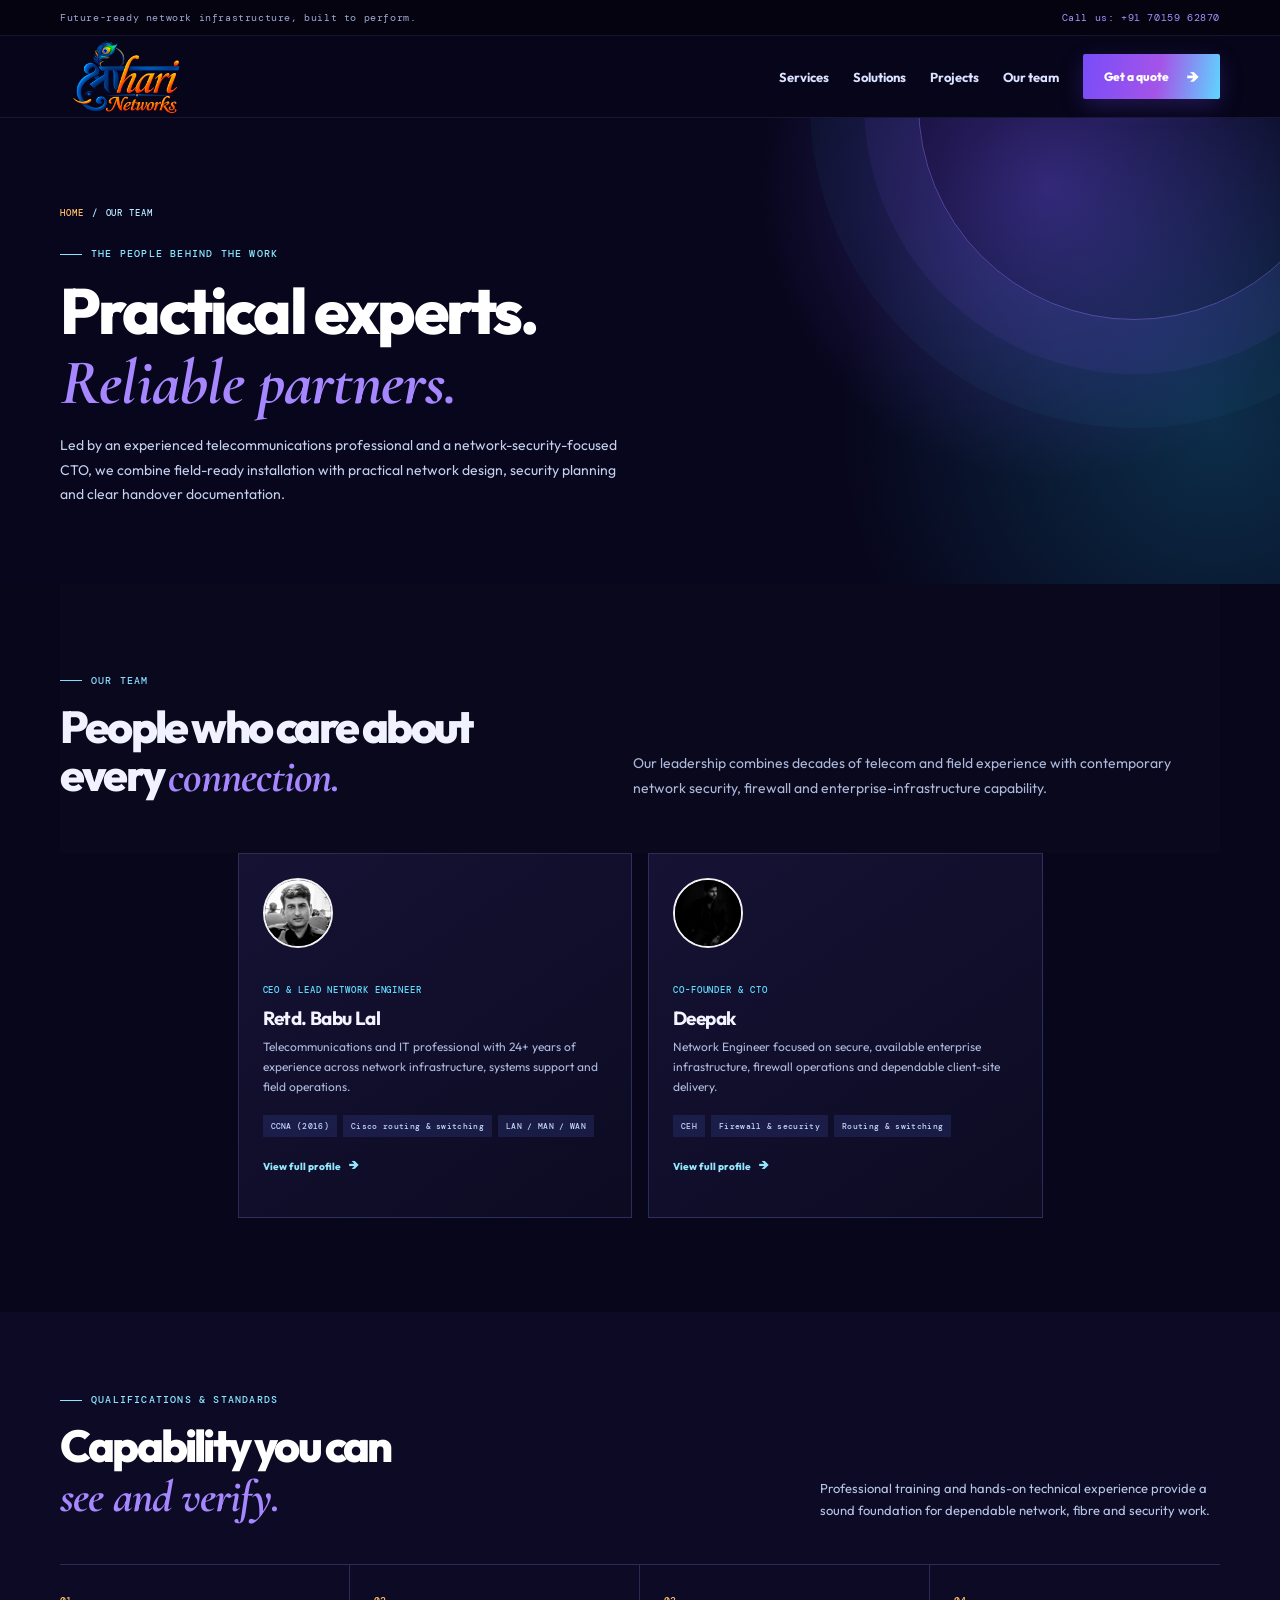
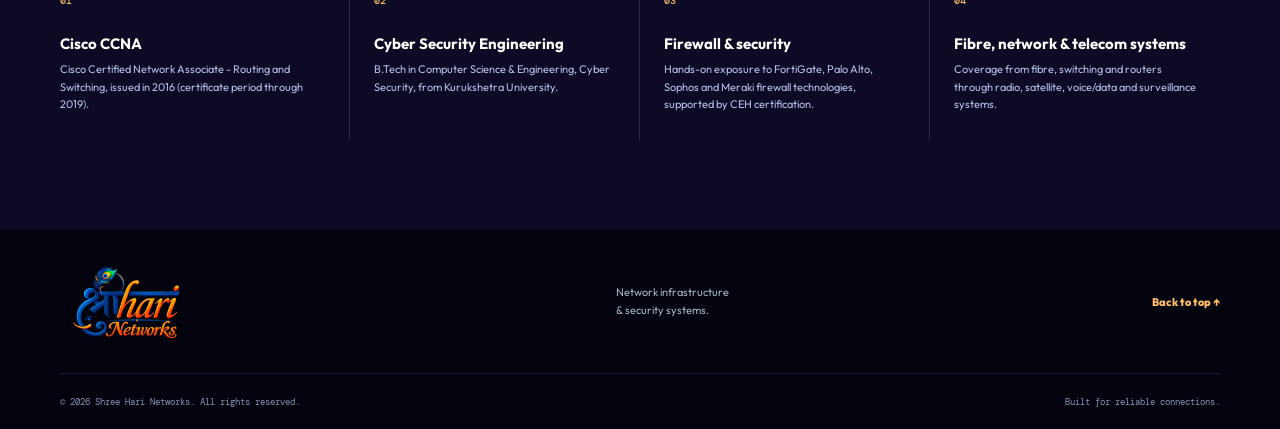
<file: team.html>
<!doctype html>
<html lang="en">
  <head>
    <meta charset="UTF-8" />
    <meta name="viewport" content="width=device-width, initial-scale=1.0" />
    <meta name="description" content="Meet the team and technical capabilities behind Shree Hari Networks." />
    <title>Our Team | Shree Hari Networks</title>
    <link rel="preconnect" href="https://fonts.googleapis.com" />
    <link rel="preconnect" href="https://fonts.gstatic.com" crossorigin />
    <link href="https://fonts.googleapis.com/css2?family=Cormorant+Garamond:ital,wght@0,600;0,700;1,600;1,700&family=DM+Mono:wght@400;500&family=Outfit:wght@400;500;600;700;800&display=swap" rel="stylesheet" />
    <link rel="stylesheet" href="styles.css" />
  </head>
  <body>
    <div class="topbar"><div class="container topbar-inner"><span>Future-ready network infrastructure, built to perform.</span><a href="tel:+917015962870">Call us: +91 70159 62870</a></div></div>
    <header class="site-header" id="top">
      <div class="container nav-wrap">
        <a class="brand brand-logo" href="index.html" aria-label="Shree Hari Networks home"><img src="assets/shree-hari-networks-logo-transparent.png" alt="Shree Hari Networks" /></a>
        <button class="menu-toggle" type="button" aria-expanded="false" aria-controls="main-menu"><span></span><span></span><span></span><span class="sr-only">Open menu</span></button>
        <nav id="main-menu" class="main-nav" aria-label="Main navigation">
          <a href="index.html#services">Services</a><a href="index.html#solutions">Solutions</a><a href="index.html#projects">Projects</a><a href="team.html">Our team</a><a href="index.html#contact" class="nav-cta">Get a quote <span>→</span></a>
        </nav>
      </div>
    </header>

    <main>
      <section class="page-hero">
        <div class="container">
          <div class="breadcrumb"><a href="index.html">HOME</a><span>/</span><span>OUR TEAM</span></div>
          <p class="eyebrow"><span></span> THE PEOPLE BEHIND THE WORK</p>
          <h1>Practical experts.<br /><em>Reliable partners.</em></h1>
          <p>Led by an experienced telecommunications professional and a network-security-focused CTO, we combine field-ready installation with practical network design, security planning and clear handover documentation.</p>
        </div>
      </section>

      <section class="container team-intro">
        <div><p class="eyebrow dark"><span></span> OUR TEAM</p><h2>People who care about every <em>connection.</em></h2></div>
        <p>Our leadership combines decades of telecom and field experience with contemporary network security, firewall and enterprise-infrastructure capability.</p>
      </section>

      <section class="container team-grid" aria-label="Team profiles">
        <article class="team-card"><img class="team-portrait" src="assets/babu-lal-ceo-updated.jpeg" alt="Retd. Babu Lal" /><small>CEO &amp; LEAD NETWORK ENGINEER</small><h3>Retd. Babu Lal</h3><p>Telecommunications and IT professional with 24+ years of experience across network infrastructure, systems support and field operations.</p><div class="team-tags"><span>CCNA (2016)</span><span>Cisco routing &amp; switching</span><span>LAN / MAN / WAN</span></div><a class="profile-link" href="ceo.html">View full profile <span>→</span></a></article>
        <article class="team-card"><img class="team-portrait team-portrait-deepak" src="assets/deepak-cto.jpeg" alt="Deepak, Co-Founder and CTO" /><small>CO-FOUNDER &amp; CTO</small><h3>Deepak</h3><p>Network Engineer focused on secure, available enterprise infrastructure, firewall operations and dependable client-site delivery.</p><div class="team-tags"><span>CEH</span><span>Firewall &amp; security</span><span>Routing &amp; switching</span></div><a class="profile-link" href="cto.html">View full profile <span>→</span></a></article>
      </section>

      <section class="credentials">
        <div class="container">
          <div class="credentials-head"><div><p class="eyebrow"><span></span> QUALIFICATIONS & STANDARDS</p><h2>Capability you can<br /><em>see and verify.</em></h2></div><p>Professional training and hands-on technical experience provide a sound foundation for dependable network, fibre and security work.</p></div>
          <div class="credential-grid">
            <article><span>01</span><h3>Cisco CCNA</h3><p>Cisco Certified Network Associate - Routing and Switching, issued in 2016 (certificate period through 2019).</p></article>
            <article><span>02</span><h3>Cyber Security Engineering</h3><p>B.Tech in Computer Science &amp; Engineering, Cyber Security, from Kurukshetra University.</p></article>
            <article><span>03</span><h3>Firewall &amp; security</h3><p>Hands-on exposure to FortiGate, Palo Alto, Sophos and Meraki firewall technologies, supported by CEH certification.</p></article>
            <article><span>04</span><h3>Fibre, network &amp; telecom systems</h3><p>Coverage from fibre, switching and routers through radio, satellite, voice/data and surveillance systems.</p></article>
          </div>
        </div>
      </section>
    </main>

    <footer class="site-footer">
      <div class="container footer-top"><a class="brand brand-logo footer-brand" href="index.html" aria-label="Shree Hari Networks home"><img src="assets/shree-hari-networks-logo-transparent.png" alt="Shree Hari Networks" /></a><p>Network infrastructure<br />& security systems.</p><a class="back-top" href="#top">Back to top ↑</a></div>
      <div class="container footer-bottom"><span>© <span id="year"></span> Shree Hari Networks. All rights reserved.</span><span>Built for reliable connections.</span></div>
    </footer>
    <script src="script.js"></script>
  </body>
</html>
</file>
<file: styles.css>
:root {
  --ink: #061d52;
  --ink-2: #092e73;
  --green: #ff8b00;
  --green-bright: #ffc329;
  --cream: #f3f7ff;
  --paper: #fffdf9;
  --line: rgba(11, 30, 43, .13);
  --muted: #516178;
  --mono: "DM Mono", monospace;
  --sans: "Outfit", sans-serif;
  --accent: "Cormorant Garamond", serif;
}

* { box-sizing: border-box; }
html { scroll-behavior: smooth; }
body { margin: 0; color: var(--ink); background: var(--paper); font-family: var(--sans); }
a { color: inherit; text-decoration: none; }
button, input, select, textarea { font: inherit; }
.container { width: min(1160px, calc(100% - 48px)); margin: 0 auto; }
.sr-only { position: absolute; width: 1px; height: 1px; overflow: hidden; clip: rect(0, 0, 0, 0); white-space: nowrap; }

.topbar { background: var(--ink); color: #d6e1e3; font-family: var(--mono); font-size: 10px; letter-spacing: .06em; }
.topbar-inner { min-height: 35px; display: flex; align-items: center; justify-content: space-between; }
.topbar a { color: var(--green); }
.site-header { background: var(--paper); position: sticky; z-index: 10; top: 0; border-bottom: 1px solid transparent; }
.site-header.scrolled { border-bottom-color: var(--line); box-shadow: 0 5px 18px rgba(4, 26, 37, .04); }
.nav-wrap { height: 81px; display: flex; align-items: center; justify-content: space-between; }
.brand { display: flex; gap: 7px; align-items: center; color: var(--ink); font-size: 23px; letter-spacing: -1.5px; font-weight: 800; }
.brand-logo { display: block; width: 132px; height: 74px; }
.brand-logo img { display: block; width: 100%; height: 100%; object-fit: contain; object-position: center; }
.main-nav { display: flex; align-items: center; gap: 30px; font-size: 13px; font-weight: 700; }
.main-nav > a:not(.nav-cta) { position: relative; }
.main-nav > a:not(.nav-cta)::after { content: ""; position: absolute; height: 2px; width: 0; background: var(--green); left: 0; bottom: -7px; transition: width .2s ease; }
.main-nav > a:not(.nav-cta):hover::after { width: 100%; }
.nav-cta, .button { display: inline-flex; align-items: center; justify-content: center; gap: 18px; min-height: 45px; padding: 0 21px; border-radius: 2px; font-size: 12px; font-weight: 800; transition: transform .2s ease, background .2s ease; }
.nav-cta { color: var(--ink); background: var(--green); }
.nav-cta:hover, .button:hover { transform: translateY(-2px); }
.nav-cta span, .button span { font-size: 18px; line-height: 0; }
.menu-toggle { display: none; border: 0; background: none; padding: 8px 0 8px 12px; cursor: pointer; }
.menu-toggle span:not(.sr-only) { width: 23px; height: 2px; background: var(--ink); display: block; margin: 4px 0; }

.hero { min-height: 535px; position: relative; isolation: isolate; overflow: hidden; background: var(--ink); color: white; }
.hero-grid { position: absolute; inset: 0; z-index: -1; opacity: .17; background-image: linear-gradient(rgba(135, 226, 179, .5) 1px, transparent 1px), linear-gradient(90deg, rgba(135, 226, 179, .5) 1px, transparent 1px); background-size: 52px 52px; mask-image: linear-gradient(90deg, transparent, #000 30%, #000); }
.hero::after { content: ""; z-index: -1; position: absolute; width: 560px; height: 560px; top: -280px; right: -55px; border: 1px solid rgba(133, 245, 187, .35); border-radius: 50%; box-shadow: 0 0 0 70px rgba(133, 245, 187, .025), 0 0 0 140px rgba(133, 245, 187, .025); }
.hero-content { min-height: 535px; display: grid; grid-template-columns: 1.08fr .92fr; align-items: center; gap: 20px; }
.hero-copy { padding: 67px 0 58px; }
.eyebrow { margin: 0 0 17px; display: flex; align-items: center; gap: 9px; color: var(--green); font: 500 10px/1 var(--mono); letter-spacing: .12em; }
.eyebrow span { display: block; width: 22px; height: 1px; background: currentColor; }
.eyebrow.dark { color: #469c70; }
h1, h2, h3, p { margin-top: 0; }
h1, h2 { letter-spacing: -2.8px; line-height: 1.08; font-weight: 800; }
h1 { max-width: 600px; margin-bottom: 23px; font-size: clamp(42px, 4.35vw, 65px); }
h1 em, h2 em { color: var(--green); font-family: var(--accent); font-style: italic; font-weight: 700; letter-spacing: -.8px; }
.hero-text { max-width: 530px; color: #bed0d5; font-size: 15px; line-height: 1.75; }
.hero-actions { margin-top: 31px; display: flex; align-items: center; gap: 26px; }
.button-primary { color: var(--ink); background: var(--green); border: 0; cursor: pointer; }
.text-link { color: #e2eaec; font-size: 12px; font-weight: 700; }
.text-link span { color: var(--green); font-size: 17px; margin-left: 5px; }
.hero-trust { margin-top: 43px; display: flex; align-items: center; gap: 13px; }
.hero-trust p { margin: 0; color: #9db4bc; font-size: 10px; line-height: 1.45; }
.hero-trust strong { color: #e6eeee; font-size: 11px; }
.avatar-stack { display: flex; }
.avatar-stack i { width: 26px; height: 26px; border: 2px solid var(--ink); margin-left: -7px; border-radius: 50%; background: linear-gradient(135deg, #d2c2a4 30%, #7e5848 31% 57%, #e8d5ac 58%); }
.avatar-stack i:first-child { margin-left: 0; background: linear-gradient(135deg, #b2d6d0 30%, #304e52 31% 57%, #e5c7ab 58%); }
.avatar-stack i:last-child { background: linear-gradient(135deg, #d6ac81 30%, #52382e 31% 57%, #d7b997 58%); }

.network-visual { align-self: stretch; min-height: 430px; position: relative; perspective: 900px; }
.network-hub { position: absolute; top: 47%; left: 50%; transform: translate(-50%, -50%) rotateX(7deg) rotateY(-5deg); width: 176px; height: 123px; padding: 20px 19px; background: #f6f5ef; border: 4px solid #263e48; border-radius: 4px; color: var(--ink); box-shadow: 9px 10px 0 rgba(0, 0, 0, .18); z-index: 2; animation: hub-float 5s ease-in-out infinite; }
.hub-title, .hub-status, .mini-label { font: 500 8px var(--mono); letter-spacing: .1em; }
.hub-status { float: right; color: #29935e; }
.hub-line { display: block; height: 1px; margin: 11px 0 20px; background: #9daaae; }
.port-row { display: flex; gap: 5px; }
.port-row i { height: 14px; flex: 1; background: #173545; border: 2px solid #264d5e; }
.port-row i:nth-child(2), .port-row i:nth-child(4) { background: #66d797; }
.network-device { position: absolute; z-index: 2; padding: 8px 9px; border: 2px solid #0a316f; border-radius: 3px; color: #eaf8ff; background: linear-gradient(145deg, #0d5fac, #06265f); box-shadow: 7px 9px 0 rgba(0, 0, 0, .17); transform-style: preserve-3d; }
.network-device::after { content: ""; position: absolute; z-index: -1; inset: 4px -5px -6px 5px; border: 1px solid rgba(0, 182, 217, .38); transform: translateZ(-8px); }
.network-device span { color: #bceeff; font: 500 7px var(--mono); letter-spacing: .1em; }.network-device i { display: inline-block; width: 5px; height: 5px; margin: 8px 4px 0 0; border-radius: 50%; background: var(--peacock); box-shadow: 0 0 7px rgba(0, 182, 217, .8); }.network-device b { float: right; width: 13px; height: 5px; margin: 8px 0 0 4px; background: #0b1e52; border: 1px solid #2a76bb; }
.device-router { left: 8%; top: 48%; width: 103px; height: 43px; transform: rotateX(17deg) rotateY(17deg) rotateZ(-4deg); animation: device-float 5.9s ease-in-out infinite .3s; }.device-firewall { right: 8%; top: 48%; width: 90px; height: 43px; background: linear-gradient(145deg, #d77400, #8e3c00); border-color: #a84c00; transform: rotateX(14deg) rotateY(-16deg) rotateZ(3deg); animation: device-float 6.3s ease-in-out infinite .7s; }.device-firewall i { background: var(--amber); box-shadow: 0 0 7px rgba(255, 195, 41, .9); }.device-firewall b { border-color: #d78617; background: #5d2900; }.device-wifi { left: calc(50% - 30px); bottom: 4%; width: 60px; height: 35px; padding: 0; background: transparent; border: 0; box-shadow: none; transform: rotateX(14deg) rotateY(-9deg); animation: device-float 5.6s ease-in-out infinite 1.1s; }.device-wifi::after { display: none; }.device-wifi span, .device-wifi i, .device-wifi b { position: absolute; left: 50%; transform: translateX(-50%); display: block; margin: 0; background: transparent; }.device-wifi span { bottom: 0; width: 9px; height: 9px; border-radius: 50%; background: var(--amber); box-shadow: 0 0 11px rgba(255, 195, 41, .9); }.device-wifi i { bottom: 4px; width: 25px; height: 17px; border: 2px solid var(--peacock); border-bottom: 0; border-radius: 25px 25px 0 0; }.device-wifi b { bottom: 4px; width: 41px; height: 28px; border: 2px solid rgba(0, 182, 217, .62); border-bottom: 0; border-radius: 40px 40px 0 0; }
@keyframes hub-float { 0%, 100% { transform: translate(-50%, -50%) rotateX(7deg) rotateY(-5deg) translateY(0); } 50% { transform: translate(-50%, -50%) rotateX(7deg) rotateY(-5deg) translateY(-8px); } }
@keyframes device-float { 0%, 100% { margin-top: 0; } 50% { margin-top: -8px; } }
.connections { position: absolute; inset: 0; width: 100%; height: 100%; overflow: visible; }
.connections path { fill: none; stroke: #77d7a1; stroke-width: 1.4; stroke-dasharray: 4 5; animation: dash 16s linear infinite; }
.connections circle { fill: #92f3b9; }
@keyframes dash { to { stroke-dashoffset: -200; } }
.visual-label { position: absolute; padding: 9px 11px; color: #a4eec1; border: 1px solid rgba(144, 240, 186, .45); background: rgba(32, 70, 79, .45); font: 500 9px/1.35 var(--mono); letter-spacing: .09em; }
.label-cloud { left: 1%; top: 13%; }.label-camera { right: 6%; top: 12%; }.label-fibre { right: 0; bottom: 4%; }.label-wifi { left: calc(50% - 24px); bottom: 19%; }
.node { position: absolute; width: 11px; height: 11px; border-radius: 50%; background: var(--green-bright); box-shadow: 0 0 0 6px rgba(135, 241, 181, .11), 0 0 19px #78de9f; }
.node-one { top: 22%; left: 17%; }.node-two { top: 20%; right: 20%; }.node-three { right: 17%; bottom: 13%; }
.signal-ring { position: absolute; border: 1px solid rgba(125, 233, 169, .2); border-radius: 50%; left: 50%; top: 47%; transform: translate(-50%, -50%); }
.ring-one { width: 290px; height: 290px; }.ring-two { width: 422px; height: 422px; border-color: rgba(125, 233, 169, .1); }

.stats-strip { background: var(--green); }
.stats-grid { min-height: 106px; display: grid; grid-template-columns: 1fr 1fr 1fr 1.2fr; align-items: center; }
.stats-grid > div { min-height: 50px; padding: 4px 24px; border-right: 1px solid rgba(10, 29, 42, .19); display: flex; align-items: center; gap: 13px; }
.stats-grid > div:first-child { padding-left: 0; }.stats-grid strong { font: 500 24px var(--mono); }.stats-grid span { max-width: 115px; font-size: 10px; line-height: 1.4; font-weight: 700; }
.stats-grid a { padding-left: 28px; font-size: 12px; font-weight: 800; }.stats-grid a span { margin-left: 12px; font-size: 18px; }

.section { padding: 101px 0; }.section-heading { display: flex; justify-content: space-between; align-items: end; margin-bottom: 48px; }.section-heading > p { max-width: 310px; color: var(--muted); font-size: 13px; line-height: 1.7; }.section h2 { margin-bottom: 0; font-size: clamp(35px, 3.5vw, 49px); }.section h2 em { color: #38a672; }
.service-grid { display: grid; grid-template-columns: repeat(4, 1fr); gap: 13px; }.service-card { min-height: 310px; padding: 22px 21px; border: 1px solid var(--line); display: flex; flex-direction: column; position: relative; transition: background .2s ease, transform .2s ease; }.service-card:hover { background: #f2f6f3; transform: translateY(-4px); }.service-card.featured { color: white; background: var(--ink-2); border-color: var(--ink-2); }.service-number { font: 500 10px var(--mono); color: #72919c; }.featured .service-number { color: #80d7a4; }.service-icon { height: 75px; margin: 14px 0 7px; position: relative; color: #3ca776; }.service-icon::after { content: ""; position: absolute; width: 56px; height: 1px; background: currentColor; opacity: .32; bottom: 9px; left: 3px; }.icon-cctv span { position: absolute; top: 18px; left: 11px; width: 41px; height: 22px; border: 3px solid currentColor; border-radius: 3px; transform: skew(-14deg); }.icon-cctv i { position: absolute; width: 10px; height: 10px; top: 24px; left: 20px; border: 2px solid currentColor; border-radius: 50%; }.icon-cable span { position: absolute; top: 18px; left: 13px; width: 34px; height: 35px; border: 3px solid currentColor; border-right: 0; border-radius: 20px 0 0 20px; }.icon-cable i { position: absolute; width: 34px; height: 3px; top: 48px; left: 28px; background: currentColor; }.icon-cable b { position: absolute; width: 11px; height: 11px; border: 3px solid currentColor; top: 44px; left: 60px; border-radius: 2px; }.icon-fibre span { position: absolute; width: 44px; height: 44px; border: 3px solid currentColor; border-radius: 50%; top: 14px; left: 8px; }.icon-fibre i, .icon-fibre b { position: absolute; display: block; width: 8px; height: 8px; border-radius: 50%; background: currentColor; }.icon-fibre i { top: 25px; left: 21px; }.icon-fibre b { top: 36px; left: 36px; }.icon-device span { position: absolute; left: 10px; top: 16px; width: 52px; height: 36px; border: 3px solid currentColor; border-radius: 3px; }.icon-device i, .icon-device b, .icon-device em { position: absolute; top: 40px; width: 5px; height: 5px; border-radius: 50%; background: currentColor; }.icon-device i { left: 19px; }.icon-device b { left: 31px; }.icon-device em { left: 43px; }.service-card h3 { margin: 0 0 10px; font-size: 16px; letter-spacing: -.4px; }.service-card p { margin-bottom: 19px; color: var(--muted); font-size: 11px; line-height: 1.65; }.featured p { color: #adc1c6; }.service-card a { margin-top: auto; color: #399b6f; font-size: 11px; font-weight: 800; }.service-card a span { margin-left: 7px; font-size: 16px; }.featured a { color: var(--green); }

.solutions { padding: 0; background: var(--ink); color: white; }.solutions-layout { min-height: 600px; display: grid; grid-template-columns: 1fr 1fr; }.solutions-illustration { background: linear-gradient(140deg, #285362, #112f3a); position: relative; overflow: hidden; }.solutions-illustration::before { content: ""; position: absolute; width: 420px; height: 420px; border: 1px solid rgba(134, 237, 180, .19); border-radius: 50%; top: 50%; left: 45%; transform: translate(-50%, -50%); box-shadow: 0 0 0 55px rgba(134, 237, 180, .035), 0 0 0 110px rgba(134, 237, 180, .025); }.rack { z-index: 1; position: absolute; top: 142px; left: 16%; width: 258px; padding: 13px; border: 4px solid #091f27; border-radius: 3px; background: #162e36; box-shadow: 16px 18px 0 rgba(2, 15, 19, .34); }.rack-top { padding: 0 2px 12px; color: #bed3d5; font: 500 8px var(--mono); letter-spacing: .1em; }.rack-top span { float: right; color: var(--green); }.rack-unit { height: 39px; margin-top: 8px; padding: 12px 9px; border: 1px solid #3c5960; background: #0b1d24; }.rack-unit i { display: inline-block; width: 7px; height: 7px; margin-right: 7px; border-radius: 50%; background: #4ed38a; }.rack-unit b { float: right; width: 17px; height: 7px; margin-left: 5px; background: #21404a; }.rack-unit.narrow { height: 26px; padding-top: 7px; }.config-card { position: absolute; z-index: 2; bottom: 80px; right: 5%; width: 177px; padding: 16px; background: #f6f5ef; color: var(--ink); box-shadow: 9px 11px 0 rgba(0,0,0,.2); }.config-card strong { display: block; margin: 10px 0 16px; font-size: 14px; line-height: 1.25; }.mini-chart { height: 25px; display: flex; align-items: end; gap: 5px; }.mini-chart i { display: block; width: 13px; background: #67cb91; }.mini-chart i:nth-child(1) { height: 7px; }.mini-chart i:nth-child(2) { height: 13px; }.mini-chart i:nth-child(3) { height: 10px; }.mini-chart i:nth-child(4) { height: 20px; }.mini-chart i:nth-child(5) { height: 15px; }.mini-chart i:nth-child(6) { height: 22px; }.mini-chart i:nth-child(7) { height: 25px; }.solutions-copy { align-self: center; padding: 45px 8% 45px 13%; }.solutions-copy h2 { font-size: clamp(37px, 3.6vw, 50px); }.solutions-copy > p:not(.eyebrow) { color: #b6c9ce; font-size: 13px; line-height: 1.72; }.check-list { list-style: none; padding: 7px 0 7px; margin: 24px 0; }.check-list li { display: flex; align-items: center; gap: 11px; margin: 13px 0; color: #e0e9eb; font-size: 12px; }.check-list span { display: inline-grid; place-items: center; width: 18px; height: 18px; background: rgba(121, 220, 161, .15); color: var(--green); font-size: 11px; }.button-light { background: white; color: var(--ink); }

.process { background: #edf0eb; }.process-head { display: flex; justify-content: space-between; align-items: end; }.process-grid { display: grid; grid-template-columns: repeat(4, 1fr); margin-top: 48px; border-top: 1px solid var(--line); }.process-grid article { padding: 27px 27px 15px 0; margin-top: 0; border-right: 1px solid var(--line); }.process-grid article + article { padding-left: 27px; }.process-grid article:last-child { border-right: 0; }.process-grid span { color: #3ca574; font: 500 11px var(--mono); }.process-grid h3 { margin: 30px 0 9px; font-size: 16px; letter-spacing: -.45px; }.process-grid p { color: var(--muted); font-size: 11px; line-height: 1.65; }

.contact { background: var(--ink); color: white; padding: 95px 0; }.contact-layout { display: grid; grid-template-columns: 1fr 1fr; gap: 11%; }.contact h2 { margin-bottom: 17px; font-size: clamp(38px, 3.8vw, 52px); }.contact h2 em { color: var(--green); }.contact-copy > p:not(.eyebrow) { max-width: 400px; color: #b6c9ce; font-size: 13px; line-height: 1.7; }.contact-details { margin-top: 34px; display: flex; gap: 32px; }.contact-details a { color: white; font-size: 13px; font-weight: 700; }.contact-details span { display: block; margin-bottom: 6px; color: var(--green); font: 500 9px var(--mono); letter-spacing: .1em; }.contact-form { padding: 29px 31px; background: white; color: var(--ink); }.contact-form label { display: block; margin-bottom: 14px; font-size: 10px; font-weight: 800; }.contact-form input, .contact-form select, .contact-form textarea { width: 100%; margin-top: 7px; padding: 9px 0; border: 0; border-bottom: 1px solid #ccd4d3; outline: 0; color: var(--ink); background: transparent; font-size: 12px; font-weight: 500; resize: vertical; }.contact-form textarea { min-height: 55px; }.contact-form input:focus, .contact-form select:focus, .contact-form textarea:focus { border-bottom-color: #43aa78; }.contact-form .button { width: 100%; margin-top: 6px; }.form-note { min-height: 16px; margin: 12px 0 0; color: #288759; text-align: center; font-size: 10px; font-weight: 700; }

.site-footer { background: #081720; color: #a2b8bd; }.footer-top { min-height: 144px; display: flex; align-items: center; justify-content: space-between; border-bottom: 1px solid rgba(208, 234, 229, .12); }.footer-brand { color: white; }.footer-top > p { margin: 0; font-size: 11px; line-height: 1.6; }.back-top { color: var(--green); font-size: 11px; font-weight: 800; }.footer-bottom { min-height: 55px; display: flex; align-items: center; justify-content: space-between; font: 400 9px var(--mono); }

@media (max-width: 850px) {
  .hero-content, .solutions-layout, .contact-layout { grid-template-columns: 1fr; }
  .hero-content { padding: 28px 0 0; }.hero-copy { padding: 30px 0 15px; }.network-visual { min-height: 380px; max-width: 560px; width: 100%; margin: 0 auto; }.hero { min-height: auto; }.hero-grid { mask-image: none; }
  .service-grid { grid-template-columns: repeat(2, 1fr); }.solutions-illustration { min-height: 470px; }.solutions-copy { padding: 76px 6%; }.contact-layout { gap: 42px; }.contact-form { max-width: 550px; }.stats-grid { grid-template-columns: 1fr 1fr; padding: 14px 0; }.stats-grid > div { padding: 11px 12px; }.stats-grid > div:nth-child(2) { border-right: 0; }.stats-grid a { padding: 12px 0; }
}
/* Brand colours and details drawn from the supplied Shree Hari Networks logo. */
:root { --electric-blue: #0078c8; --peacock: #00b6d9; --saffron: #ff8b00; --amber: #ffc329; --soft-blue: #eff6ff; }
.site-header.scrolled { border-bottom-color: rgba(0, 120, 200, .22); box-shadow: 0 5px 18px rgba(4, 34, 104, .08); }
.eyebrow.dark, .service-icon, .service-card a, .process-grid span { color: var(--electric-blue); }
.section h2 em { color: var(--saffron); }
.service-card:hover { background: var(--soft-blue); }
.featured .service-number, .featured a { color: var(--amber); }
.connections path { stroke: var(--peacock); }.connections circle, .node { fill: var(--amber); background: var(--amber); box-shadow: 0 0 0 6px rgba(255, 139, 0, .12), 0 0 19px rgba(255, 184, 0, .8); }
.visual-label { color: #9feaff; border-color: rgba(0, 182, 217, .55); background: rgba(5, 45, 111, .55); }
.hub-status, .port-row i:nth-child(2), .port-row i:nth-child(4) { color: var(--saffron); background: var(--saffron); }
.solutions-illustration { background: radial-gradient(circle at 70% 28%, rgba(0, 182, 217, .33), transparent 36%), linear-gradient(140deg, #0b4ea2, #061d52 72%); }
.rack-unit i, .mini-chart i { background: var(--peacock); }.rack-top span { color: var(--amber); }
.process { background: #f1f6ff; }.contact-form input:focus, .contact-form select:focus, .contact-form textarea:focus { border-bottom-color: var(--electric-blue); }.form-note { color: #0a6cba; }
.site-footer { background: #04163f; }.back-top { color: var(--amber); }
.contact-form .optional { color: #728296; font-size: 9px; font-weight: 500; }.honeypot { position: absolute; left: -10000px; width: 1px; height: 1px; overflow: hidden; }.contact-form .button:disabled { cursor: wait; opacity: .7; transform: none; }

/* Interior pages */
.page-hero { position: relative; overflow: hidden; padding: 82px 0 77px; color: white; background: linear-gradient(115deg, #041a4c, #0a4a9c); }
.page-hero::after { content: ""; position: absolute; width: 430px; height: 430px; right: -70px; top: -230px; border: 1px solid rgba(0, 197, 228, .42); border-radius: 50%; box-shadow: 0 0 0 54px rgba(0, 197, 228, .07), 0 0 0 108px rgba(255, 139, 0, .04); }
.page-hero .container { position: relative; z-index: 1; }.breadcrumb { display: inline-flex; gap: 8px; margin-bottom: 30px; color: #b9eaff; font: 500 9px var(--mono); letter-spacing: .1em; }.breadcrumb a { color: var(--amber); }.page-hero h1 { max-width: 670px; margin-bottom: 16px; font-size: clamp(42px, 5vw, 65px); }.page-hero p:not(.eyebrow) { max-width: 580px; margin: 0; color: #d5e7ff; font-size: 14px; line-height: 1.75; }
.team-intro { display: grid; grid-template-columns: .85fr 1.15fr; gap: 12%; align-items: end; padding: 92px 0 52px; }.team-intro h2, .credentials h2 { margin-bottom: 0; font-size: clamp(34px, 3.5vw, 48px); }.team-intro > p { margin: 0; color: var(--muted); font-size: 14px; line-height: 1.8; }
.team-grid { display: grid; grid-template-columns: repeat(3, 1fr); gap: 16px; padding-bottom: 94px; }.team-card { min-height: 360px; padding: 24px; border: 1px solid rgba(0, 70, 150, .15); background: #fff; }.team-avatar { display: grid; width: 70px; height: 70px; place-items: center; margin-bottom: 48px; color: var(--electric-blue); border-radius: 50%; background: #e6f4ff; font: 600 17px var(--accent); }.team-card:nth-child(2) .team-avatar { color: #d66b00; background: #fff0d5; }.team-card:nth-child(3) .team-avatar { color: #007e9d; background: #daf9ff; }.team-card small { color: var(--electric-blue); font: 500 9px var(--mono); letter-spacing: .1em; }.team-card h3 { margin: 9px 0 7px; font-size: 19px; letter-spacing: -.6px; }.team-card p { min-height: 48px; margin-bottom: 18px; color: var(--muted); font-size: 12px; line-height: 1.65; }.team-tags { display: flex; flex-wrap: wrap; gap: 6px; }.team-tags span { padding: 6px 8px; color: #3b617e; background: #f0f6fc; font: 500 8px var(--mono); letter-spacing: .04em; }
.credentials { padding: 83px 0 90px; color: white; background: var(--ink); }.credentials-head { display: flex; align-items: end; justify-content: space-between; gap: 35px; }.credentials-head p:not(.eyebrow) { max-width: 400px; margin: 0; color: #c3d9ec; font-size: 13px; line-height: 1.7; }.credential-grid { display: grid; grid-template-columns: repeat(4, 1fr); margin-top: 43px; border-top: 1px solid rgba(212, 236, 255, .2); }.credential-grid article { min-height: 175px; padding: 23px 24px 10px 0; border-right: 1px solid rgba(212, 236, 255, .2); }.credential-grid article + article { padding-left: 24px; }.credential-grid article:last-child { border-right: 0; }.credential-grid span { color: var(--amber); font: 500 10px var(--mono); }.credential-grid h3 { margin: 26px 0 8px; font-size: 15px; }.credential-grid p { color: #b9d3e6; font-size: 11px; line-height: 1.6; }

/* CEO profile */
.profile-link { display: inline-block; margin-top: 18px; color: var(--electric-blue); font-size: 10px; font-weight: 800; }.profile-link span { margin-left: 6px; font-size: 15px; }
.ceo-hero { overflow: hidden; color: white; background: radial-gradient(circle at 73% 22%, rgba(0, 182, 217, .28), transparent 26%), linear-gradient(120deg, #041a4d 0%, #092f79 61%, #075e9e 100%); }.ceo-hero-layout { min-height: 548px; display: grid; grid-template-columns: .85fr 1.15fr; align-items: end; gap: 9%; }.ceo-portrait-wrap { position: relative; align-self: stretch; display: flex; justify-content: center; align-items: end; }.ceo-portrait-wrap::before { content: ""; position: absolute; width: 380px; height: 380px; bottom: -116px; left: 50%; border: 1px solid rgba(123, 223, 246, .35); border-radius: 50%; transform: translateX(-50%); box-shadow: 0 0 0 38px rgba(119, 216, 246, .08), 0 0 0 78px rgba(255, 139, 0, .06); }.ceo-portrait-wrap img { position: relative; z-index: 1; display: block; width: min(100%, 368px); height: 478px; object-fit: cover; object-position: center 17%; filter: grayscale(1) contrast(1.07); mix-blend-mode: luminosity; }.portrait-badge { position: absolute; z-index: 2; right: 0; bottom: 54px; width: 109px; padding: 14px 12px; color: var(--ink); background: var(--amber); font: 700 28px/1 var(--accent); box-shadow: 8px 8px 0 rgba(0, 0, 0, .18); }.portrait-badge small { display: block; margin-top: 5px; font: 500 7px/1.35 var(--mono); letter-spacing: .08em; }.ceo-hero-copy { align-self: center; padding: 65px 0 65px; }.ceo-hero .breadcrumb { margin-bottom: 26px; }.ceo-hero h1 { margin: 0 0 16px; font-size: clamp(48px, 5.7vw, 76px); }.ceo-hero h1 em { color: var(--amber); }.ceo-hero-copy > p:not(.eyebrow) { max-width: 520px; margin-bottom: 27px; color: #d0e8ff; font-size: 14px; line-height: 1.75; }.ceo-credentials { display: flex; flex-wrap: wrap; gap: 8px; }.ceo-credentials span { padding: 7px 9px; border: 1px solid rgba(193, 240, 255, .35); color: #d6f7ff; font: 500 8px var(--mono); letter-spacing: .08em; }
.leadership-intro { display: grid; grid-template-columns: .9fr 1.1fr; gap: 13%; align-items: end; padding: 95px 0 51px; }.leadership-intro h2 { margin: 0; font-size: clamp(35px, 3.5vw, 49px); letter-spacing: -2.5px; line-height: 1.1; }.leadership-intro h2 em { color: var(--saffron); }.leadership-intro > p { margin: 0; color: var(--muted); font-size: 14px; line-height: 1.8; }
.career-timeline { padding-bottom: 95px; }.career-timeline article { display: grid; grid-template-columns: 150px 1fr; gap: 28px; padding: 26px 0; border-top: 1px solid rgba(0, 70, 150, .16); }.career-timeline article:last-child { border-bottom: 1px solid rgba(0, 70, 150, .16); }.timeline-year { color: var(--electric-blue); font: 500 10px var(--mono); letter-spacing: .1em; }.career-timeline h3 { margin: 0 0 8px; font-size: 18px; letter-spacing: -.5px; }.career-timeline p { max-width: 700px; margin: 0; color: var(--muted); font-size: 12px; line-height: 1.7; }
.ceo-expertise { padding: 90px 0; color: white; background: var(--ink); }.expertise-heading { display: flex; justify-content: space-between; align-items: end; gap: 30px; }.expertise-heading h2 { margin: 0; font-size: clamp(35px, 3.5vw, 49px); letter-spacing: -2.5px; line-height: 1.1; }.expertise-heading h2 em { color: var(--amber); }.expertise-heading > p { max-width: 400px; margin: 0; color: #c0d8ec; font-size: 13px; line-height: 1.7; }.expertise-grid { display: grid; grid-template-columns: repeat(3, 1fr); margin-top: 48px; border-top: 1px solid rgba(211, 234, 255, .2); }.expertise-grid article { min-height: 205px; padding: 25px 27px 14px 0; border-right: 1px solid rgba(211, 234, 255, .2); border-bottom: 1px solid rgba(211, 234, 255, .2); }.expertise-grid article:nth-child(3n + 2), .expertise-grid article:nth-child(3n + 3) { padding-left: 27px; }.expertise-grid article:nth-child(3n) { border-right: 0; }.expertise-grid span { color: var(--amber); font: 500 10px var(--mono); }.expertise-grid h3 { margin: 29px 0 9px; font-size: 16px; }.expertise-grid p { margin: 0; color: #c0d8ec; font-size: 11px; line-height: 1.68; }
.qualifications-section { display: grid; grid-template-columns: 1fr 1fr; gap: 15px; padding: 95px 0; }.qualification-card { min-height: 338px; padding: 30px; }.qualification-featured { display: grid; grid-template-columns: 112px 1fr; grid-template-rows: auto 1fr; gap: 8px 25px; color: white; background: linear-gradient(135deg, #0b5da8, #06235c); }.qualification-featured .eyebrow { grid-column: 1 / -1; }.qualification-featured h2 { margin: 8px 0 14px; font-size: 42px; letter-spacing: -2px; line-height: 1; }.qualification-featured h2 em { color: var(--amber); }.qualification-featured p:not(.eyebrow) { margin: 0; color: #cfe8fb; font-size: 12px; line-height: 1.65; }.ccna-mark { align-self: start; display: grid; place-items: center; width: 105px; height: 105px; border: 2px solid #d8f7ff; border-radius: 50%; font: 700 25px var(--accent); }.qualification-label { color: #bcecff; font: 500 8px var(--mono); letter-spacing: .1em; }.qualification-list { background: #f1f6ff; }.qualification-list ul { margin: 28px 0 0; padding: 0; list-style: none; }.qualification-list li { padding: 17px 0; border-bottom: 1px solid rgba(0, 70, 150, .14); }.qualification-list li:first-child { padding-top: 0; }.qualification-list b { display: block; color: var(--ink); font-size: 13px; }.qualification-list span { display: block; margin-top: 5px; color: var(--muted); font-size: 11px; line-height: 1.5; }
.profile-cta { padding: 91px 0; color: white; background: linear-gradient(110deg, #061d52, #0b63a9); }.profile-cta h2 { margin: 0 0 25px; font-size: clamp(37px, 3.8vw, 51px); letter-spacing: -2.6px; line-height: 1.1; }.profile-cta h2 em { color: var(--amber); }

@media (max-width: 850px) { .team-intro { gap: 7%; }.team-grid { grid-template-columns: repeat(2, 1fr); }.credential-grid { grid-template-columns: repeat(2, 1fr); }.credential-grid article:nth-child(2) { border-right: 0; } }

@media (max-width: 850px) { .ceo-hero-layout { grid-template-columns: 1fr; gap: 0; }.ceo-portrait-wrap { min-height: 365px; order: 2; }.ceo-portrait-wrap img { width: 300px; height: 370px; }.ceo-hero-copy { padding: 64px 0 10px; }.portrait-badge { right: 16%; bottom: 34px; }.leadership-intro { gap: 7%; }.expertise-grid { grid-template-columns: repeat(2, 1fr); }.expertise-grid article:nth-child(3n) { border-right: 1px solid rgba(211, 234, 255, .2); }.expertise-grid article:nth-child(even) { border-right: 0; }.expertise-grid article:nth-child(3n + 3) { padding-left: 27px; }.qualifications-section { grid-template-columns: 1fr; } }

@media (max-width: 640px) { .ceo-hero-copy { padding-top: 53px; }.ceo-portrait-wrap { min-height: 330px; }.ceo-portrait-wrap img { width: 255px; height: 326px; }.ceo-portrait-wrap::before { width: 290px; height: 290px; }.portrait-badge { right: 2%; bottom: 28px; }.leadership-intro { display: block; padding: 67px 0 34px; }.leadership-intro > p { margin-top: 21px; }.career-timeline { padding-bottom: 66px; }.career-timeline article { grid-template-columns: 1fr; gap: 10px; padding: 20px 0; }.ceo-expertise { padding: 68px 0; }.expertise-heading { display: block; }.expertise-heading > p { margin-top: 21px; }.expertise-grid { grid-template-columns: 1fr; margin-top: 31px; }.expertise-grid article, .expertise-grid article:nth-child(3n + 2), .expertise-grid article:nth-child(3n + 3) { min-height: auto; padding: 20px 0; border-right: 0; }.expertise-grid h3 { margin-top: 11px; }.qualifications-section { padding: 68px 0; }.qualification-card { min-height: auto; padding: 24px; }.qualification-featured { grid-template-columns: 82px 1fr; gap: 8px 16px; }.ccna-mark { width: 78px; height: 78px; font-size: 19px; }.qualification-featured h2 { font-size: 35px; }.profile-cta { padding: 68px 0; } }

@media (max-width: 640px) {
  .team-intro, .credentials-head { display: block; }.page-hero { padding: 61px 0; }.team-intro { padding: 68px 0 35px; }.team-intro > p, .credentials-head p:not(.eyebrow) { margin-top: 21px; }.team-grid, .credential-grid { grid-template-columns: 1fr; }.team-card { min-height: 305px; }.credential-grid { margin-top: 30px; }.credential-grid article, .credential-grid article + article { min-height: auto; padding: 20px 0; border-right: 0; border-bottom: 1px solid rgba(212, 236, 255, .2); }.credentials { padding: 68px 0; }
}

@media (max-width: 640px) {
  .container { width: min(100% - 32px, 520px); }.topbar-inner { font-size: 8px; }.nav-wrap { height: 67px; }.brand-logo { width: 108px; height: 61px; }.main-nav { display: none; position: absolute; top: 67px; left: 0; right: 0; padding: 18px 24px 24px; background: var(--paper); border-bottom: 1px solid var(--line); align-items: stretch; flex-direction: column; gap: 18px; }.main-nav.open { display: flex; }.nav-cta { width: max-content; }.menu-toggle { display: block; }.hero-copy { padding-top: 40px; }.hero-actions { flex-wrap: wrap; gap: 18px; }.hero-trust { margin-top: 34px; }h1 { letter-spacing: -2.1px; }.network-visual { min-height: 330px; }.network-hub { width: 150px; height: 108px; }.ring-one { width: 220px; height: 220px; }.ring-two { width: 300px; height: 300px; }.label-fibre { bottom: 0; }.stats-grid { grid-template-columns: 1fr; }.stats-grid > div { border: 0; border-bottom: 1px solid rgba(10, 29, 42, .17); padding: 11px 0; }.stats-grid a { padding: 12px 0 2px; }.section { padding: 70px 0; }.section-heading { display: block; margin-bottom: 30px; }.section-heading > p { margin: 20px 0 0; }.service-grid, .process-grid { grid-template-columns: 1fr; }.service-card { min-height: 260px; }.solutions-illustration { min-height: 390px; }.rack { top: 87px; left: 6%; width: 215px; }.config-card { bottom: 36px; right: 5%; }.solutions-copy { padding: 64px 7%; }.process-head { display: block; }.process-grid { margin-top: 32px; }.process-grid article, .process-grid article + article { padding: 20px 0; border-right: 0; border-bottom: 1px solid var(--line); }.process-grid h3 { margin: 10px 0 7px; }.contact { padding: 68px 0; }.contact-details { gap: 20px; flex-wrap: wrap; }.contact-form { padding: 24px 20px; }.footer-top { min-height: 180px; align-items: start; padding: 34px 0; flex-direction: column; gap: 17px; }.footer-bottom { padding: 16px 0; align-items: start; flex-direction: column; gap: 7px; }
}

/* Futuristic identity, project delivery and configuration capability */
.main-nav { gap: 24px; }
.registration-band { overflow: hidden; background: linear-gradient(115deg, #e9f5ff, #fff8ee); border-bottom: 1px solid rgba(0, 120, 200, .13); }
.registration-layout { display: grid; grid-template-columns: .75fr 1.25fr; gap: 52px; align-items: center; min-height: 228px; }
.registration-intro h2 { margin: 0; font-size: clamp(28px, 3vw, 40px); line-height: 1.04; letter-spacing: -2px; }.registration-intro h2 em { color: var(--saffron); }
.announcement-carousel { position: relative; min-height: 158px; overflow: hidden; color: #f8fcff; background: radial-gradient(circle at 84% 13%, rgba(0, 182, 217, .34), transparent 25%), linear-gradient(120deg, #061c50, #0b4f9c); box-shadow: 13px 15px 0 rgba(3, 30, 87, .12); }.announcement-carousel::after { content: ""; position: absolute; width: 210px; height: 210px; top: -115px; right: -35px; border: 1px solid rgba(128, 229, 255, .35); border-radius: 50%; box-shadow: 0 0 0 32px rgba(128, 229, 255, .05); pointer-events: none; }
.announcement-slide { position: absolute; inset: 0; display: grid; grid-template-columns: 145px 1fr; gap: 18px; align-items: center; padding: 29px 35px 34px; opacity: 0; transform: translateX(22px); pointer-events: none; transition: opacity .45s ease, transform .45s ease; }.announcement-slide.is-active { opacity: 1; transform: translateX(0); pointer-events: auto; }.announcement-index { color: #9edcff; font: 500 8px/1.45 var(--mono); letter-spacing: .1em; }.announcement-slide p { margin: 0 0 8px; color: var(--amber); font: 500 9px var(--mono); letter-spacing: .12em; }.announcement-slide strong { display: block; max-width: 410px; font-size: clamp(18px, 2vw, 26px); letter-spacing: -.8px; line-height: 1.1; }.announcement-detail { grid-column: 2; margin-top: -14px; color: #c7e2fa; font-size: 10px; }.carousel-controls { position: absolute; z-index: 2; right: 29px; bottom: 17px; display: flex; gap: 7px; }.carousel-dot { width: 19px; height: 4px; padding: 0; border: 0; cursor: pointer; background: rgba(207, 238, 255, .38); transition: width .2s ease, background .2s ease; }.carousel-dot.is-active { width: 35px; background: var(--amber); }

.projects { position: relative; background: #fbfdff; }.projects::before { content: ""; position: absolute; width: 360px; height: 360px; top: 0; left: -210px; border: 1px solid rgba(0, 182, 217, .16); border-radius: 50%; box-shadow: 0 0 0 46px rgba(0, 182, 217, .035); }.projects .container { position: relative; }.projects-heading { position: relative; z-index: 1; }.project-grid { display: grid; grid-template-columns: repeat(2, minmax(0, 1fr)); gap: 20px; }.project-card { overflow: hidden; background: white; border: 1px solid rgba(0, 78, 154, .14); box-shadow: 0 14px 34px rgba(2, 45, 108, .06); transition: transform .25s ease, box-shadow .25s ease; }.project-card:hover { transform: translateY(-5px); box-shadow: 0 18px 42px rgba(2, 45, 108, .13); }.project-media { position: relative; height: 270px; margin: 0; overflow: hidden; background: #081d4d; }.project-media img { display: block; width: 100%; height: 100%; object-fit: cover; transition: transform .5s ease; }.project-card:hover .project-media img { transform: scale(1.04); }.project-media::after { content: ""; position: absolute; inset: 45% 0 0; background: linear-gradient(transparent, rgba(4, 17, 48, .56)); pointer-events: none; }.project-media figcaption { position: absolute; z-index: 1; right: 13px; bottom: 11px; margin: 0; color: rgba(239, 249, 255, .9); font: 500 8px var(--mono); letter-spacing: .08em; }.project-copy { padding: 26px 27px 25px; }.project-kicker { color: var(--electric-blue); font: 500 9px var(--mono); letter-spacing: .1em; }.project-copy h3 { min-height: 48px; margin: 10px 0 10px; font-size: 22px; letter-spacing: -1px; line-height: 1.08; }.project-copy > p { min-height: 42px; margin-bottom: 18px; color: var(--muted); font-size: 12px; line-height: 1.65; }.project-scope { display: flex; flex-wrap: wrap; gap: 6px; }.project-scope span { padding: 6px 8px; color: #315c82; background: #eff7ff; font: 500 8px var(--mono); }.client-review-pending { display: grid; grid-template-columns: 90px 1fr; gap: 12px; align-items: start; margin-top: 22px; padding-top: 16px; border-top: 1px solid rgba(0, 78, 154, .13); }.client-review-pending span { color: #cf7200; font: 500 8px var(--mono); letter-spacing: .1em; }.client-review-pending p { margin: 0; color: #61718a; font-size: 10px; line-height: 1.45; font-style: italic; }

.device-section { position: relative; overflow: hidden; padding: 97px 0; color: white; background: radial-gradient(circle at 87% 0%, rgba(0, 182, 217, .27), transparent 26%), radial-gradient(circle at 8% 105%, rgba(255, 139, 0, .16), transparent 24%), #051946; }.device-section::before { content: ""; position: absolute; inset: 0; opacity: .22; background-image: linear-gradient(rgba(117, 224, 255, .24) 1px, transparent 1px), linear-gradient(90deg, rgba(117, 224, 255, .24) 1px, transparent 1px); background-size: 54px 54px; mask-image: linear-gradient(90deg, transparent, #000 25%, #000 75%, transparent); }.device-section .container { position: relative; }.device-section-head { display: flex; align-items: end; justify-content: space-between; gap: 35px; }.device-section-head h2 { max-width: 570px; margin: 0; font-size: clamp(35px, 3.5vw, 49px); line-height: 1.07; letter-spacing: -2.5px; }.device-section-head h2 em { color: var(--amber); }.device-section-head > p { max-width: 350px; margin: 0; color: #c1d7ee; font-size: 13px; line-height: 1.7; }.device-grid { display: grid; grid-template-columns: repeat(3, 1fr); margin-top: 48px; border-top: 1px solid rgba(197, 231, 255, .22); border-left: 1px solid rgba(197, 231, 255, .22); }.device-grid article { min-height: 250px; padding: 22px 26px 24px; border-right: 1px solid rgba(197, 231, 255, .22); border-bottom: 1px solid rgba(197, 231, 255, .22); transition: background .2s ease; }.device-grid article:hover { background: rgba(20, 90, 157, .35); }.device-grid article > span { color: var(--amber); font: 500 9px var(--mono); letter-spacing: .1em; }.device-grid h3 { margin: 16px 0 8px; font-size: 16px; letter-spacing: -.4px; }.device-grid p { margin: 0; color: #c4dcef; font-size: 11px; line-height: 1.65; }.device-glyph { position: relative; width: 78px; height: 53px; margin-top: 21px; color: #a8efff; }.device-glyph::before, .device-glyph::after { content: ""; position: absolute; box-sizing: border-box; }.router-glyph::before { inset: 15px 3px 3px; border: 2px solid currentColor; border-radius: 3px; box-shadow: 5px 6px 0 rgba(0, 0, 0, .2); }.router-glyph::after { top: 1px; left: 15px; width: 48px; height: 22px; border-left: 2px solid var(--amber); border-right: 2px solid var(--amber); transform: skewX(-24deg); }.router-glyph i { position: absolute; z-index: 1; bottom: 11px; width: 6px; height: 6px; border-radius: 50%; background: var(--amber); box-shadow: 0 0 8px var(--amber); }.router-glyph i:nth-child(1) { left: 16px; }.router-glyph i:nth-child(2) { left: 31px; }.router-glyph i:nth-child(3) { left: 46px; }.switch-glyph { display: flex; align-items: center; gap: 6px; padding: 14px 9px; border: 2px solid currentColor; box-shadow: 5px 6px 0 rgba(0, 0, 0, .2); }.switch-glyph i { width: 7px; height: 7px; border-radius: 50%; background: var(--amber); box-shadow: 0 0 6px rgba(255, 195, 41, .85); }.firewall-glyph::before { left: 7px; top: 0; width: 52px; height: 50px; border: 2px solid currentColor; clip-path: polygon(50% 0, 100% 17%, 100% 65%, 50% 100%, 0 65%, 0 17%); background: rgba(0, 182, 217, .08); }.firewall-glyph i { position: absolute; z-index: 1; left: 29px; width: 10px; height: 7px; border: 2px solid var(--amber); }.firewall-glyph i:nth-child(1) { top: 17px; }.firewall-glyph i:nth-child(2) { top: 27px; }.firewall-glyph b { position: absolute; z-index: 1; top: 12px; left: 33px; width: 2px; height: 28px; background: var(--amber); }.wifi-glyph { margin-left: 2px; }.wifi-glyph i, .wifi-glyph b, .wifi-glyph em { position: absolute; left: 50%; bottom: 5px; transform: translateX(-50%); border: 2px solid currentColor; border-bottom: 0; border-radius: 50% 50% 0 0; }.wifi-glyph i { width: 24px; height: 15px; }.wifi-glyph b { width: 47px; height: 29px; opacity: .85; }.wifi-glyph em { width: 70px; height: 42px; opacity: .5; }.wifi-glyph::after { left: 35px; bottom: 0; width: 7px; height: 7px; border-radius: 50%; background: var(--amber); box-shadow: 0 0 9px var(--amber); }.camera-glyph::before { left: 2px; top: 15px; width: 55px; height: 27px; border: 2px solid currentColor; border-radius: 4px; transform: skewX(-12deg); }.camera-glyph::after { left: 22px; top: 21px; width: 12px; height: 12px; border: 2px solid var(--amber); border-radius: 50%; }.camera-glyph i { position: absolute; left: 46px; top: 38px; width: 15px; height: 2px; background: currentColor; transform: rotate(-25deg); }.camera-glyph b { position: absolute; left: 55px; top: 11px; width: 2px; height: 14px; background: currentColor; transform: rotate(-25deg); }.fibre-glyph::before { left: 6px; top: 5px; width: 43px; height: 43px; border: 2px solid currentColor; border-radius: 50%; }.fibre-glyph i, .fibre-glyph b, .fibre-glyph em { position: absolute; border-radius: 50%; background: var(--amber); box-shadow: 0 0 7px var(--amber); }.fibre-glyph i { left: 19px; top: 17px; width: 7px; height: 7px; }.fibre-glyph b { left: 31px; top: 29px; width: 7px; height: 7px; }.fibre-glyph em { left: 54px; top: 18px; width: 7px; height: 7px; }.fibre-glyph::after { top: 22px; left: 40px; width: 17px; height: 2px; background: currentColor; transform: rotate(-25deg); }

.team-grid { grid-template-columns: repeat(2, minmax(0, 1fr)); max-width: 805px; }.team-portrait { display: block; width: 70px; height: 70px; margin-bottom: 29px; border-radius: 50%; object-fit: cover; object-position: center 17%; border: 2px solid #d8efff; filter: grayscale(1) contrast(1.06); }.team-portrait-deepak { object-position: center 18%; }.team-card { min-height: 365px; }.cto-hero { background: radial-gradient(circle at 73% 22%, rgba(255, 139, 0, .2), transparent 26%), radial-gradient(circle at 92% 62%, rgba(0, 182, 217, .25), transparent 30%), linear-gradient(120deg, #041333 0%, #092c6f 61%, #075e9e 100%); }.cto-hero .ceo-portrait-wrap img { object-position: center 15%; filter: grayscale(1) contrast(1.12); }.cto-qualification { background: linear-gradient(135deg, #0c4d9b, #06205a 60%, #0b4f9c); }

@media (max-width: 850px) { .registration-layout { grid-template-columns: 1fr; gap: 26px; padding: 58px 0; }.registration-intro { max-width: 480px; }.announcement-carousel { max-width: 680px; width: 100%; }.project-grid { grid-template-columns: 1fr; max-width: 680px; }.device-grid { grid-template-columns: repeat(2, 1fr); }.device-section-head { align-items: start; flex-direction: column; }.device-section-head > p { max-width: 480px; }.team-grid { max-width: none; } }
@media (max-width: 640px) { .registration-layout { padding: 52px 0; }.announcement-carousel { min-height: 204px; }.announcement-slide { grid-template-columns: 1fr; gap: 10px; padding: 25px 23px 37px; }.announcement-detail { grid-column: 1; margin-top: 0; }.announcement-slide strong { font-size: 20px; }.carousel-controls { right: 23px; bottom: 17px; }.projects .section-heading { margin-bottom: 30px; }.project-media { height: 205px; }.project-copy { padding: 22px 20px; }.project-copy h3 { min-height: 0; font-size: 20px; }.project-copy > p { min-height: 0; }.client-review-pending { grid-template-columns: 1fr; gap: 6px; }.device-section { padding: 68px 0; }.device-section-head { display: block; }.device-section-head > p { margin-top: 21px; }.device-grid { grid-template-columns: 1fr; margin-top: 31px; }.device-grid article { min-height: auto; padding: 20px; }.team-grid { grid-template-columns: 1fr; }.team-card { min-height: 0; } }
@media (prefers-reduced-motion: reduce) { *, *::before, *::after { scroll-behavior: auto !important; animation-duration: .01ms !important; animation-iteration-count: 1 !important; transition-duration: .01ms !important; } }

/* Interactive future-ready network blueprint */
.command-center { overflow: hidden; padding: 103px 0; color: white; background: radial-gradient(circle at 9% 7%, rgba(255, 139, 0, .16), transparent 25%), radial-gradient(circle at 90% 45%, rgba(0, 182, 217, .25), transparent 30%), #030e2f; }.command-center-layout { display: grid; grid-template-columns: .83fr 1.17fr; gap: 8%; align-items: center; }.command-center-copy h2 { margin: 0 0 19px; font-size: clamp(37px, 3.8vw, 53px); line-height: 1.06; letter-spacing: -2.7px; }.command-center-copy h2 em { color: var(--amber); }.command-center-copy > p:not(.eyebrow) { max-width: 430px; color: #c6d9f4; font-size: 13px; line-height: 1.75; }.command-note { margin-top: 18px; color: #8fdcf3 !important; font: 500 10px/1.55 var(--mono) !important; letter-spacing: .03em; }.blueprint-tabs { display: flex; flex-wrap: wrap; gap: 8px; margin-top: 27px; }.blueprint-tab { min-height: 38px; padding: 0 13px; color: #cdeeff; border: 1px solid rgba(150, 223, 255, .35); background: rgba(3, 37, 93, .32); cursor: pointer; font: 500 9px var(--mono); letter-spacing: .05em; transition: background .2s ease, color .2s ease, transform .2s ease; }.blueprint-tab:hover { transform: translateY(-2px); }.blueprint-tab.is-active { color: var(--ink); border-color: var(--amber); background: var(--amber); }
.blueprint-console { position: relative; min-height: 430px; overflow: hidden; border: 1px solid rgba(129, 219, 255, .3); background: radial-gradient(circle at 50% 46%, rgba(0, 125, 217, .32), transparent 27%), linear-gradient(135deg, rgba(7, 40, 101, .96), rgba(3, 18, 57, .98)); box-shadow: 18px 22px 0 rgba(0, 0, 0, .18); }.blueprint-grid { position: absolute; inset: 0; opacity: .4; background-image: linear-gradient(rgba(127, 215, 255, .3) 1px, transparent 1px), linear-gradient(90deg, rgba(127, 215, 255, .3) 1px, transparent 1px); background-size: 32px 32px; mask-image: radial-gradient(circle at center, #000, transparent 72%); }.blueprint-orbit { position: absolute; z-index: 1; left: 50%; top: 45%; border: 1px solid rgba(124, 228, 255, .29); border-radius: 50%; transform: translate(-50%, -50%); }.orbit-a { width: 225px; height: 225px; animation: blueprint-spin 18s linear infinite; }.orbit-b { width: 338px; height: 338px; border-style: dashed; opacity: .6; animation: blueprint-spin 28s linear infinite reverse; }.blueprint-core { position: absolute; z-index: 3; top: 45%; left: 50%; display: grid; place-items: center; width: 126px; height: 126px; padding: 20px; text-align: center; border: 2px solid #b4f1ff; border-radius: 50%; background: radial-gradient(circle at 35% 25%, #218ed3, #062259 65%); box-shadow: 0 0 0 10px rgba(0, 182, 217, .08), 0 0 38px rgba(0, 182, 217, .5); transform: translate(-50%, -50%); transition: box-shadow .35s ease, background .35s ease; }.blueprint-core small { color: #a9eaff; font: 500 7px var(--mono); letter-spacing: .13em; }.blueprint-core strong { color: white; font-size: 15px; line-height: .95; letter-spacing: -.5px; }.blueprint-core i { position: absolute; bottom: 19px; width: 5px; height: 5px; border-radius: 50%; background: var(--amber); box-shadow: 0 0 7px var(--amber); }.blueprint-core i:nth-of-type(1) { left: 45px; }.blueprint-core i:nth-of-type(2) { left: 60px; }.blueprint-core i:nth-of-type(3) { left: 75px; }.blueprint-node { position: absolute; z-index: 2; display: grid; place-items: center; width: 67px; height: 67px; border: 1px solid rgba(170, 239, 255, .86); border-radius: 50%; background: #0d5897; box-shadow: 0 0 0 7px rgba(0, 182, 217, .08); transition: transform .35s ease, background .35s ease, box-shadow .35s ease; }.blueprint-node span { color: #e6fbff; font: 500 8px var(--mono); letter-spacing: .08em; }.node-cloud { top: 14%; left: 16%; }.node-campus { top: 12%; right: 16%; background: #10677f; }.node-remote { right: 18%; bottom: 20%; background: #5e470b; border-color: var(--amber); }.blueprint-link { position: absolute; z-index: 1; height: 1px; transform-origin: left center; background: linear-gradient(90deg, rgba(0, 182, 217, .1), #8eeeff, rgba(255, 195, 41, .5)); box-shadow: 0 0 7px rgba(0, 182, 217, .6); }.link-one { top: 35%; left: 27%; width: 168px; transform: rotate(24deg); }.link-two { top: 35%; left: 57%; width: 155px; transform: rotate(-26deg); }.link-three { top: 56%; left: 56%; width: 145px; transform: rotate(36deg); }.blueprint-status { position: absolute; z-index: 4; left: 25px; bottom: 23px; max-width: 265px; padding: 14px 16px; border-left: 2px solid var(--amber); background: rgba(2, 13, 43, .72); backdrop-filter: blur(10px); }.blueprint-status span { color: var(--amber); font: 500 8px var(--mono); letter-spacing: .1em; }.blueprint-status strong { display: block; margin: 5px 0 3px; color: white; font-size: 15px; }.blueprint-status p { margin: 0; color: #c4e1f5; font-size: 10px; line-height: 1.45; }
.blueprint-console[data-scenario="campus"] .node-campus { background: #ff8b00; border-color: #ffe3a6; box-shadow: 0 0 0 9px rgba(255, 139, 0, .12), 0 0 26px rgba(255, 139, 0, .6); transform: scale(1.12); }.blueprint-console[data-scenario="remote"] .node-remote { background: #0b8fa8; border-color: #b1f8ff; box-shadow: 0 0 0 9px rgba(0, 182, 217, .12), 0 0 26px rgba(0, 182, 217, .6); transform: scale(1.12); }.blueprint-console[data-scenario="core"] .blueprint-core { background: radial-gradient(circle at 35% 25%, #2aa5e8, #062259 65%); box-shadow: 0 0 0 12px rgba(0, 182, 217, .1), 0 0 45px rgba(0, 182, 217, .65); }
@keyframes blueprint-spin { to { transform: translate(-50%, -50%) rotate(360deg); } }
@media (max-width: 850px) { .command-center-layout { grid-template-columns: 1fr; gap: 45px; }.blueprint-console { max-width: 680px; width: 100%; } }
@media (max-width: 640px) { .command-center { padding: 68px 0; }.blueprint-console { min-height: 365px; }.orbit-b { width: 285px; height: 285px; }.blueprint-core { top: 44%; width: 110px; height: 110px; }.blueprint-node { width: 55px; height: 55px; }.node-cloud { left: 10%; }.node-campus { right: 9%; }.node-remote { right: 13%; bottom: 17%; }.link-one { left: 22%; width: 136px; }.link-two { left: 56%; width: 121px; }.link-three { left: 54%; width: 113px; }.blueprint-status { right: 16px; left: 16px; bottom: 16px; max-width: none; } }

/* Original dark premium visual system, inspired by modern AI and technology websites. */
:root { --ink: #eef2ff; --ink-2: #11102b; --paper: #07061a; --cream: #0b0a20; --muted: #acb5d7; --line: rgba(158, 166, 255, .18); --electric-blue: #62ddff; --peacock: #42c6ff; --saffron: #b877ff; --amber: #ffbd66; --soft-blue: #11102b; }
body { color: var(--ink); background: var(--paper); }.topbar { background: #04030f; color: #9fa9d1; border-bottom: 1px solid rgba(151, 143, 255, .13); }.topbar a { color: #a991ff; }.site-header { background: rgba(7, 6, 26, .86); border-bottom-color: rgba(152, 163, 255, .12); backdrop-filter: blur(18px); }.site-header.scrolled { background: rgba(7, 6, 26, .96); border-bottom-color: rgba(128, 209, 255, .28); box-shadow: 0 8px 35px rgba(0, 0, 0, .28); }.main-nav > a:not(.nav-cta) { color: #dbe2ff; }.main-nav > a:not(.nav-cta)::after { background: #8c6bff; }.nav-cta, .button-primary { color: white; background: linear-gradient(100deg, #784df8, #a454e8 55%, #5ed6ff); box-shadow: 0 7px 22px rgba(112, 74, 247, .25); }.button-light { color: #0a0920; background: linear-gradient(110deg, #f2efff, #caedff); }
.hero { background: radial-gradient(circle at 85% 23%, rgba(96, 71, 255, .32), transparent 23%), radial-gradient(circle at 57% 89%, rgba(24, 207, 255, .17), transparent 29%), #07061a; }.hero::after { border-color: rgba(135, 105, 255, .38); box-shadow: 0 0 0 70px rgba(111, 85, 255, .045), 0 0 0 140px rgba(0, 193, 255, .03); }.hero-grid { opacity: .24; background-image: linear-gradient(rgba(138, 148, 255, .55) 1px, transparent 1px), linear-gradient(90deg, rgba(98, 221, 255, .34) 1px, transparent 1px); }.eyebrow { color: #8ce7ff; }.eyebrow.dark { color: #89daff; }h1 em, h2 em { color: #a687ff; }.hero-text { color: #b7c1e8; }.hero-trust p { color: #9ba7ce; }.hero-trust strong { color: #edf4ff; }.network-hub { background: linear-gradient(145deg, #ececff, #bdc9ee); border-color: #4f4a92; box-shadow: 10px 12px 0 rgba(0, 0, 0, .31); }.network-device { border-color: #6158ce; background: linear-gradient(145deg, #4541a7, #12103d); }.device-firewall { background: linear-gradient(145deg, #9c50e4, #421567); border-color: #bb78ff; }.connections path { stroke: #6fddff; }.connections circle { fill: #bc8aff; }.node { background: #bc8aff; box-shadow: 0 0 0 6px rgba(158, 105, 255, .12), 0 0 19px rgba(143, 114, 255, .9); }.visual-label { color: #ccefff; border-color: rgba(143, 216, 255, .47); background: rgba(36, 30, 93, .57); }
.stats-strip { background: linear-gradient(100deg, #1c164e, #352076 50%, #142a65); border-top: 1px solid rgba(121, 215, 255, .2); }.stats-grid > div { border-right-color: rgba(199, 207, 255, .18); }.stats-grid strong, .stats-grid span, .stats-grid a { color: #edf3ff; }.stats-grid a span { color: #8be9ff; }
.services, .projects { background: #09081d; }.section-heading > p { color: #aab5da; }.section h2, .registration-intro h2, .team-intro h2 { color: #f0f3ff; }.service-card { color: #eef2ff; border-color: rgba(132, 157, 255, .18); background: linear-gradient(145deg, rgba(22, 20, 55, .82), rgba(11, 10, 30, .9)); box-shadow: inset 0 1px 0 rgba(209, 221, 255, .04); }.service-card:hover { background: linear-gradient(145deg, rgba(45, 35, 100, .92), rgba(12, 28, 66, .95)); box-shadow: 0 17px 34px rgba(0, 0, 0, .22), 0 0 0 1px rgba(100, 213, 255, .26); }.service-card.featured { background: radial-gradient(circle at 80% 16%, rgba(117, 88, 255, .53), transparent 35%), linear-gradient(145deg, #1f1c55, #0d1950); border-color: rgba(136, 196, 255, .4); }.service-card p { color: #aeb9dc; }.service-card a { color: #8de7ff; }.service-number { color: #8e98c1; }.service-icon { color: #82ddff; }.projects::before { border-color: rgba(127, 104, 255, .25); box-shadow: 0 0 0 46px rgba(106, 80, 255, .06); }
.registration-band { background: linear-gradient(100deg, #0d0b29, #161145); border-color: rgba(140, 128, 255, .18); }.registration-intro h2 em { color: #aa8aff; }.announcement-carousel { background: radial-gradient(circle at 84% 13%, rgba(115, 78, 255, .42), transparent 25%), linear-gradient(120deg, #161142, #17104f); border: 1px solid rgba(142, 175, 255, .27); box-shadow: 12px 15px 0 rgba(0, 0, 0, .2); }.announcement-slide p { color: #ffcb8b; background: transparent; }.carousel-dot.is-active { background-color: #ffbd66; }.announcement-index, .announcement-detail { color: #c6d9ff; }
.solutions { background: radial-gradient(circle at 18% 56%, rgba(46, 212, 255, .12), transparent 28%), #0b0925; }.solutions-illustration { background: radial-gradient(circle at 70% 28%, rgba(105, 69, 255, .42), transparent 35%), linear-gradient(140deg, #13114a, #090827 72%); }.solutions-copy > p:not(.eyebrow) { color: #b9c5e8; }.check-list li { color: #e8efff; }.check-list span { color: #91eaff; background: rgba(81, 202, 255, .12); }.rack { border-color: #07071c; background: #13133a; }.rack-unit { border-color: #464584; background: #0b0b29; }.rack-unit i, .mini-chart i { background: #71dfff; }.config-card { color: #edefff; background: linear-gradient(145deg, #292264, #141044); }.config-card .mini-label { color: #a7dfff; }.config-card strong { color: white; }
.project-card { background: linear-gradient(145deg, #141131, #0c0b23); border-color: rgba(128, 153, 255, .23); box-shadow: 0 14px 34px rgba(0, 0, 0, .22); }.project-card:hover { box-shadow: 0 18px 44px rgba(63, 43, 155, .28), 0 0 0 1px rgba(111, 220, 255, .25); }.project-copy h3 { color: #f1f3ff; }.project-copy > p { color: #b2bddb; }.project-kicker, .client-review-pending span { color: #8de7ff; }.project-scope span { color: #c4d7ff; background: rgba(78, 123, 255, .15); }.client-review-pending { border-top-color: rgba(158, 175, 255, .17); }.client-review-pending p { color: #9ba8ca; }
.device-section { background: radial-gradient(circle at 87% 0%, rgba(122, 91, 255, .32), transparent 26%), radial-gradient(circle at 8% 105%, rgba(52, 206, 255, .14), transparent 24%), #07061c; }.device-section::before { background-image: linear-gradient(rgba(134, 126, 255, .22) 1px, transparent 1px), linear-gradient(90deg, rgba(104, 218, 255, .19) 1px, transparent 1px); }.device-section-head > p, .device-grid p { color: #b5c2e3; }.device-grid { border-color: rgba(159, 176, 255, .22); }.device-grid article { border-color: rgba(159, 176, 255, .22); }.device-grid article:hover { background: rgba(60, 46, 135, .32); }.device-grid article > span { color: #aa8aff; }.device-glyph { color: #90e6ff; }.router-glyph::after, .firewall-glyph i, .firewall-glyph b, .fibre-glyph i, .fibre-glyph b, .fibre-glyph em { border-color: #bc9bff; background-color: #bc9bff; }.router-glyph i, .switch-glyph i, .wifi-glyph::after, .camera-glyph::after { background: #bc9bff; box-shadow: 0 0 8px #bc9bff; }.camera-glyph::after { border-color: #bc9bff; background: transparent; }
.command-center { background: radial-gradient(circle at 9% 7%, rgba(129, 91, 255, .27), transparent 25%), radial-gradient(circle at 90% 45%, rgba(31, 198, 255, .2), transparent 30%), #050416; }.command-center-copy > p:not(.eyebrow) { color: #bac7e8; }.command-note { color: #9ebaff !important; }.blueprint-console { border-color: rgba(137, 148, 255, .42); background: radial-gradient(circle at 50% 46%, rgba(91, 61, 236, .37), transparent 27%), linear-gradient(135deg, rgba(33, 25, 91, .98), rgba(6, 5, 26, .98)); }.blueprint-grid { background-image: linear-gradient(rgba(145, 138, 255, .27) 1px, transparent 1px), linear-gradient(90deg, rgba(89, 218, 255, .22) 1px, transparent 1px); }.blueprint-core { border-color: #c6b6ff; background: radial-gradient(circle at 35% 25%, #825aff, #21145e 65%); }.blueprint-core small { color: #d7d0ff; }.blueprint-link { background: linear-gradient(90deg, rgba(141, 96, 255, .12), #bdb3ff, rgba(93, 224, 255, .5)); }.blueprint-node { background: #274ac0; border-color: #bbd8ff; }.node-campus { background: #4d2f98; }.node-remote { background: #3b5f85; border-color: #8be4ff; }.blueprint-status { background: rgba(11, 7, 38, .8); }.blueprint-status span { color: #bfa4ff; }.blueprint-status p { color: #c0cbed; }.blueprint-tab { color: #d8e4ff; border-color: rgba(162, 166, 255, .4); background: rgba(56, 43, 132, .29); }.blueprint-tab.is-active { color: white; border-color: #9a79ff; background: linear-gradient(100deg, #7651ed, #a356e5); }
.process { background: #0c0a24; }.process-grid { border-top-color: rgba(155, 171, 255, .2); }.process-grid article { border-right-color: rgba(155, 171, 255, .2); }.process-grid h3 { color: #eef2ff; }.process-grid p { color: #adb9db; }.process-grid span { color: #96e9ff; }.contact { background: radial-gradient(circle at 84% 18%, rgba(116, 78, 255, .25), transparent 30%), #08071d; }.contact-copy > p:not(.eyebrow) { color: #b9c5e8; }.contact-details a { color: #eef4ff; }.contact-details span { color: #9be8ff; }.contact-form { color: #e9edff; background: linear-gradient(145deg, #191536, #0e0d25); border: 1px solid rgba(158, 172, 255, .2); }.contact-form input, .contact-form select, .contact-form textarea { color: #f0f4ff; border-bottom-color: rgba(174, 190, 255, .35); }.contact-form select option { color: #0d0c20; }.contact-form input::placeholder, .contact-form textarea::placeholder { color: #8996bb; }.form-note { color: #a5eaff; }.site-footer { background: #03030d; }.footer-top { border-bottom-color: rgba(157, 172, 255, .15); }.footer-bottom { color: #8794b6; }
.page-hero, .ceo-hero { background: radial-gradient(circle at 82% 15%, rgba(119, 83, 255, .38), transparent 26%), radial-gradient(circle at 95% 66%, rgba(35, 202, 255, .2), transparent 30%), #07061c; }.page-hero::after { border-color: rgba(148, 120, 255, .43); box-shadow: 0 0 0 54px rgba(125, 89, 255, .08), 0 0 0 108px rgba(58, 188, 255, .04); }.page-hero p:not(.eyebrow), .ceo-hero-copy > p:not(.eyebrow) { color: #c5d0ef; }.team-intro, .leadership-intro, .career-timeline, .qualifications-section { background: #09081d; }.team-intro > p, .leadership-intro > p, .career-timeline p { color: #adb9db; }.team-card { background: linear-gradient(145deg, #151234, #0c0b22); border-color: rgba(139, 158, 255, .22); }.team-card h3 { color: #f2f4ff; }.team-card p { color: #adb9dc; }.team-tags span { color: #c5d8ff; background: rgba(91, 118, 242, .15); }.profile-link { color: #93e7ff; }.credentials, .ceo-expertise { background: #0c0a25; }.credentials-head p:not(.eyebrow), .expertise-heading > p, .expertise-grid p { color: #b8c6e6; }.credential-grid, .expertise-grid, .career-timeline article { border-color: rgba(160, 178, 255, .2); }.credential-grid article, .expertise-grid article { border-color: rgba(160, 178, 255, .2); }.credential-grid p { color: #b3c2e4; }.qualification-list { background: linear-gradient(145deg, #151234, #0e0c27); }.qualification-list b { color: #f0f3ff; }.qualification-list span { color: #a8b5d7; }.qualification-list li { border-bottom-color: rgba(159, 177, 255, .18); }.profile-cta { background: radial-gradient(circle at 86% 22%, rgba(95, 205, 255, .24), transparent 25%), linear-gradient(110deg, #15103e, #542aa0); }
</file>
